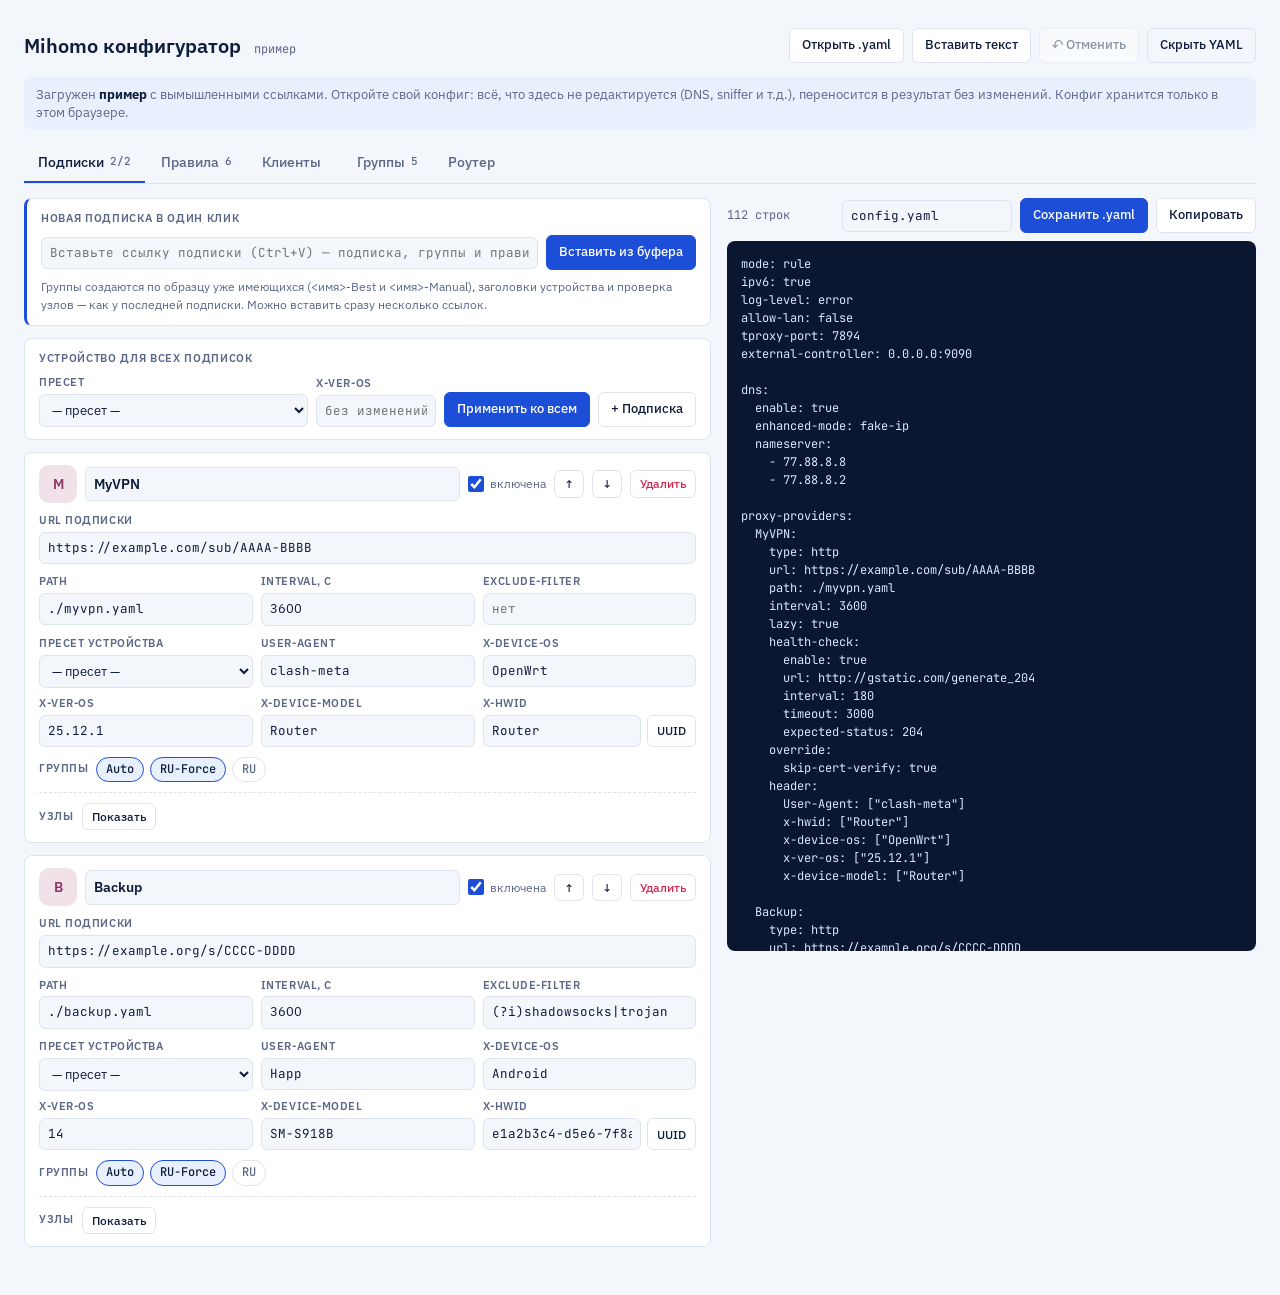
<file: configurator/index.html>
<!doctype html>
<html lang="ru">
<head>
<meta charset="utf-8">
<meta name="viewport" content="width=device-width, initial-scale=1, viewport-fit=cover">
<title>Mihomo Конфигуратор</title>
<link rel="preconnect" href="https://fonts.googleapis.com">
<link rel="stylesheet" href="https://fonts.googleapis.com/css2?family=IBM+Plex+Sans:wght@400;500;600&family=JetBrains+Mono:wght@400;500&display=swap">
<script src="js-yaml.min.js"></script>
<script>window.jsyaml || document.write('<script src="https://cdnjs.cloudflare.com/ajax/libs/js-yaml/4.1.0/js-yaml.min.js"><\/script>')</script>
<style>
/* Layout: tabbed editor (subscriptions / rules / groups) on the left, live YAML + problems on the right; stacks on phones */
:root{
  --bg:#f3f6fb; --panel:#ffffff; --fg:#0f1d3d; --muted:#5b6787; --line:#dde4f0;
  --accent:#1d4ed8; --accent-ink:#ffffff; --soft:#e8f0fe; --warn:#d6294f; --ok:#16a34a;
  --code-bg:#0b1630; --code-fg:#dbe7ff;
  --c-direct:#16a34a; --c-reject:#d6294f;
  --r-s:6px; --r-m:8px; --r-l:10px;
  --c1:#1d4ed8; --c2:#9a6420; --c3:#6b4a8f; --c4:#23808a; --c5:#a03a6c; --c6:#5f6f12;
  --f-ui:"Twemoji Country Flags","IBM Plex Sans",system-ui,-apple-system,"Segoe UI",sans-serif;
  --f-mono:"Twemoji Country Flags","JetBrains Mono",ui-monospace,"SFMono-Regular",Consolas,monospace;
}
/* Windows has no flag emoji: a flags-only font (Twemoji, CC-BY 4.0) next to this file */
@font-face{font-family:"Twemoji Country Flags";src:url(flags.woff2) format("woff2");unicode-range:U+1F1E6-1F1FF,U+1F3F4,U+E0062-E0063,U+E0065,U+E0067,U+E006C,U+E006E,U+E0073-E0074,U+E0077,U+E007F;font-display:swap}
@media (prefers-color-scheme:dark){:root:not([data-theme="light"]){
  --bg:#0a1124; --panel:#111a33; --fg:#e6edf9; --muted:#93a1c0; --line:#22305a;
  --accent:#38bdf8; --accent-ink:#06101f; --soft:#172449; --warn:#ff7a93; --ok:#4ade80;
  --code-bg:#060c1c; --code-fg:#dbe7ff;
  --c-direct:#4ade80; --c-reject:#ff7a93;
  --c1:#38bdf8; --c2:#d9a35a; --c3:#a88bd0; --c4:#5cc0c9; --c5:#d97aa6; --c6:#b5c45a; color-scheme:dark}}
:root[data-theme="dark"]{
  --bg:#0a1124; --panel:#111a33; --fg:#e6edf9; --muted:#93a1c0; --line:#22305a;
  --accent:#38bdf8; --accent-ink:#06101f; --soft:#172449; --warn:#ff7a93; --ok:#4ade80;
  --code-bg:#060c1c; --code-fg:#dbe7ff;
  --c-direct:#4ade80; --c-reject:#ff7a93;
  --c1:#38bdf8; --c2:#d9a35a; --c3:#a88bd0; --c4:#5cc0c9; --c5:#d97aa6; --c6:#b5c45a; color-scheme:dark}
*{box-sizing:border-box}
[hidden]{display:none!important}
body{background:var(--bg);color:var(--fg);font-family:var(--f-ui);font-size:14px;line-height:1.45;padding-inline:16px;padding-block:20px 40px}
.wrap{max-width:1360px;margin:0 auto;display:flex;flex-direction:column;gap:14px}
header{display:flex;flex-wrap:wrap;align-items:center;justify-content:space-between;gap:12px}
h1{font-size:20px;font-weight:600;margin:0;text-wrap:balance}
h1 small{font-family:var(--f-mono);font-weight:400;font-size:12px;color:var(--muted);margin-left:8px}
h2{font-size:15px;font-weight:600;margin:6px 0 0}
.bar{display:flex;flex-wrap:wrap;gap:8px;align-items:center}
button,.btn{font:inherit;font-size:13px;font-weight:500;border:1px solid var(--line);background:var(--panel);color:var(--fg);padding:7px 12px;border-radius:var(--r-s);cursor:pointer;display:inline-flex;align-items:center;gap:6px;text-decoration:none}
button:hover,.btn:hover{border-color:var(--accent)}
button:disabled{opacity:.45;cursor:default;border-color:var(--line)}
button:focus-visible,input:focus-visible,select:focus-visible,textarea:focus-visible,.btn:focus-within,a:focus-visible{outline:2px solid var(--accent);outline-offset:1px}
button.primary{background:var(--accent);color:var(--accent-ink);border-color:var(--accent)}
button.ghost{background:transparent}
button.danger{color:var(--warn)}
button.sm,.btn.sm{padding:4px 9px;font-size:12px}
.btn input{display:none}
.muted{color:var(--muted)}
.small{font-size:12px}
code{font-family:var(--f-mono);font-size:.92em}

.tabs{display:flex;gap:2px;border-bottom:1px solid var(--line);overflow-x:auto}
.tab{border:none;border-bottom:2px solid transparent;border-radius:0;background:transparent;padding:9px 14px;color:var(--muted);font-size:14px}
.tab:hover{border-color:transparent;color:var(--fg)}
.tab[aria-selected="true"]{color:var(--fg);border-bottom-color:var(--accent)}
.tab .n{font-family:var(--f-mono);font-size:11px;color:var(--muted);font-variant-numeric:tabular-nums}

.grid{display:grid;grid-template-columns:minmax(0,1.3fr) minmax(0,1fr);gap:16px;align-items:start}
.grid.noyaml{grid-template-columns:minmax(0,1fr)}
.grid.noyaml .out{display:none}
@media (max-width:960px){.grid{grid-template-columns:minmax(0,1fr)}}
.col{display:flex;flex-direction:column;gap:12px;min-width:0}
.note{font-size:12.5px;color:var(--muted);background:var(--soft);border-radius:var(--r-s);padding:8px 12px}
.note b{color:var(--fg)}
.panel{background:var(--panel);border:1px solid var(--line);border-radius:var(--r-m);padding:12px 14px;display:flex;flex-direction:column;gap:10px;min-width:0}
.lbl{font-size:11px;letter-spacing:.06em;text-transform:uppercase;color:var(--muted);font-weight:600}
.bulk{flex-direction:row;flex-wrap:wrap;align-items:end;gap:8px}
.quick{flex-direction:row;flex-wrap:wrap;align-items:center;gap:8px;border-left:3px solid var(--accent)}
.quick .lbl{width:100%}
.quick #qaUrl{flex:1 1 280px}
.prov.fresh{box-shadow:0 0 0 2px var(--accent);transition:box-shadow .3s}
.bulk .lbl{width:100%}

.prov{background:var(--panel);border:1px solid var(--line);border-radius:var(--r-m);padding:12px 14px;display:flex;flex-direction:column;gap:10px;min-width:0}
.prov.off{opacity:.55}
.prov.off .body{display:none}
.phead{display:flex;flex-wrap:wrap;align-items:center;gap:8px}
.phead .name{flex:1 1 160px;min-width:0}
.switch{display:inline-flex;align-items:center;gap:6px;font-size:12px;color:var(--muted);cursor:pointer;user-select:none}
.switch input{width:16px;height:16px;accent-color:var(--accent);margin:0}
.body{display:flex;flex-direction:column;gap:10px}
.row{display:grid;grid-template-columns:repeat(auto-fit,minmax(140px,1fr));gap:8px}
label.f{display:flex;flex-direction:column;gap:3px;min-width:0}
label.f>span{font-size:11px;letter-spacing:.05em;text-transform:uppercase;color:var(--muted);font-weight:600}
input[type=text],input[type=number],input[type=search],select,textarea{font:inherit;font-size:13px;width:100%;min-width:0;border:1px solid var(--line);background:var(--bg);color:var(--fg);border-radius:var(--r-s);padding:6px 8px}
input.mono,textarea,select.mono{font-family:var(--f-mono);font-size:12.5px}
input.name{font-weight:600;font-size:14px}
.inline{display:flex;gap:6px;min-width:0}
.inline input{flex:1}
.chips{display:flex;flex-wrap:wrap;gap:6px;align-items:center}
.chips .t{font-size:11px;letter-spacing:.05em;text-transform:uppercase;color:var(--muted);font-weight:600;margin-right:2px}
.chip{font-family:var(--f-mono);font-size:12px;padding:3px 9px;border-radius:999px;border:1px solid var(--line);background:transparent;color:var(--muted);cursor:pointer}
.chip.on{background:var(--soft);color:var(--fg);border-color:var(--accent)}
.chips select{width:auto;font-size:12px;padding:3px 6px;border-radius:999px}
.dot{width:8px;height:8px;border-radius:50%;display:inline-block;flex:none}

/* nodes */
.nodes{border-top:1px dashed var(--line);padding-top:10px;display:flex;flex-direction:column;gap:8px}
.nodesum{font-size:12.5px;display:flex;flex-wrap:wrap;gap:4px 10px;font-variant-numeric:tabular-nums}
.nodelist{max-height:300px;overflow:auto;border:1px solid var(--line);border-radius:var(--r-s)}
.node{display:grid;grid-template-columns:minmax(0,1fr) auto;gap:1px 10px;padding:6px 10px;border-bottom:1px solid var(--line);font-size:13px}
.node:last-child{border-bottom:none}
.node.ex{opacity:.45}
.node .nn{min-width:0;overflow:hidden;text-overflow:ellipsis;white-space:nowrap}
.node .srv{font-family:var(--f-mono);font-size:11px;color:var(--muted);min-width:0;overflow:hidden;text-overflow:ellipsis;white-space:nowrap}
.node .proto{font-family:var(--f-mono);font-size:11px;color:var(--muted);text-align:right}
.node .tags{display:flex;gap:4px;flex-wrap:wrap;justify-content:flex-end}
.tag{font-family:var(--f-mono);font-size:10.5px;padding:1px 7px;border-radius:999px;background:var(--soft);color:var(--fg);white-space:nowrap}
.tag.x{color:var(--warn);background:transparent;border:1px solid var(--line)}

/* rules */
.tester .tout{font-size:13px;display:flex;flex-direction:column;gap:4px}
.tester ol{margin:0;padding-left:20px;display:flex;flex-direction:column;gap:3px}
.tester li.maybe{color:var(--muted)}
.tester li.hit{font-weight:500}
.tester ul{margin:2px 0 0;padding-left:18px}
.badge{font-size:11px;font-weight:500;padding:1px 7px;border-radius:999px;background:var(--soft);color:var(--muted);white-space:nowrap}
.rtools{display:flex;flex-wrap:wrap;gap:8px;align-items:center}
.rtools input{flex:1 1 160px;width:auto}
.legend{display:flex;flex-wrap:wrap;gap:6px}
.legend .chip{display:inline-flex;align-items:center;gap:6px}
.legend .ic{width:20px;height:20px;border-radius:5px}.legend .ic svg{width:13px;height:13px}.legend .ic img{width:18px;height:18px}
.rules{display:flex;flex-direction:column;gap:5px}
.rule{display:flex;flex-wrap:wrap;align-items:center;gap:6px;background:var(--panel);border:1px solid var(--line);border-radius:var(--r-s);padding:5px 8px 5px 4px;min-width:0}
.rule.bad{border-color:var(--warn)}
.rule.dead{opacity:.5}
.rule.dragging{box-shadow:0 8px 24px rgba(0,0,0,.22);border-color:var(--accent);position:relative;z-index:3}
.rules.sorting{user-select:none}
.handle{cursor:grab;touch-action:none;border:none;background:transparent;color:var(--muted);padding:6px 6px;font-family:var(--f-mono);letter-spacing:-2px;font-size:13px;line-height:1}
.handle:hover{color:var(--fg)}
.handle.off{cursor:default;opacity:.3}
.rules.sorting .handle{cursor:grabbing}
.idx{font-family:var(--f-mono);font-size:11px;color:var(--muted);width:2.2em;text-align:right;font-variant-numeric:tabular-nums}
.rule .rtype{flex:0 0 152px;width:152px}
.rule .rval{flex:1 1 170px;width:auto}
.rule span.rval{font-size:12.5px;padding:0 8px}
.rule .arrow{color:var(--muted)}
.rule .rtarget{flex:0 0 140px;width:140px;font-weight:500;border-color:var(--tc);background:color-mix(in srgb,var(--tc) 16%,var(--bg))}
.rule .x{padding:4px 9px;color:var(--muted)}
.rule .x:hover{color:var(--warn)}
.rule .issue{width:100%;font-size:12px;color:var(--warn);padding-left:56px}
.rpgrid,.ggrid{display:grid;grid-template-columns:repeat(auto-fill,minmax(300px,1fr));gap:12px}

/* groups */
.ghead{display:flex;flex-wrap:wrap;align-items:center;gap:8px}
.ghead .name{flex:1 1 140px;width:auto}
.ghead select{flex:0 0 130px;width:130px}
.gmeta{font-size:12px;color:var(--muted);font-variant-numeric:tabular-nums}
.member{display:inline-flex;align-items:center;border:1px solid var(--line);border-radius:999px;overflow:hidden}
.member button{border:none;border-radius:0;background:transparent;padding:3px 8px;font-family:var(--f-mono);font-size:12px;color:var(--fg)}
.member button+button{padding:3px 7px 3px 2px;color:var(--muted)}
.member.first{border-color:var(--accent);background:var(--soft)}
.member.bad{border-color:var(--warn)}
.member.bad button{color:var(--warn)}
.gnodes{display:flex;flex-wrap:wrap;gap:4px}
.gfoot{display:flex;gap:6px;justify-content:flex-end}

/* icons */
.ic{width:30px;height:30px;border-radius:var(--r-m);display:inline-grid;place-items:center;flex:none;padding:0;border:none;
  background:color-mix(in srgb,var(--tc,var(--accent)) 15%,var(--panel));color:color-mix(in srgb,var(--tc,var(--accent)) 85%,var(--fg));overflow:hidden}
.ic svg{width:18px;height:18px}
.ic img{width:26px;height:26px;object-fit:contain}
.ic.lt{--tc:var(--lc);font-weight:600;font-size:12px;letter-spacing:-.02em;font-family:var(--f-ui)}
.ic .em{font-size:17px;line-height:1}
button.ic{cursor:pointer}
button.ic:hover{box-shadow:0 0 0 2px var(--accent);border-color:transparent}
.ic.lg{width:38px;height:38px;border-radius:var(--r-l)}
.ic.lg svg{width:22px;height:22px}.ic.lg img{width:32px;height:32px}.ic.lg.lt{font-size:14px}
#iconDlg{width:min(760px,calc(100vw - 32px))}
#iconDlg .tabs{margin:8px 0}
.icgrid{display:grid;grid-template-columns:repeat(auto-fill,minmax(76px,1fr));gap:6px;max-height:52vh;overflow:auto;padding:2px}
.icgrid button{flex-direction:column;gap:4px;padding:8px 4px;font-size:10.5px;font-weight:400;color:var(--muted);min-width:0}
.icgrid button span.cap{max-width:100%;overflow:hidden;text-overflow:ellipsis;white-space:nowrap}
.icgrid img{width:36px;height:36px;object-fit:contain}
.icgrid svg{width:24px;height:24px;color:var(--fg)}

/* clients */
.seg{display:inline-flex;flex-wrap:wrap;border:1px solid var(--line);border-radius:var(--r-m);overflow:hidden;background:var(--bg)}
.seg button{border:none;border-radius:0;background:transparent;padding:6px 12px;color:var(--muted)}
.seg button+button{border-left:1px solid var(--line)}
.seg button[aria-pressed="true"]{background:var(--accent);color:var(--accent-ink)}
.client .ipin{flex:0 1 170px;width:170px}
.cstat{font-size:12.5px;color:var(--muted);display:flex;flex-wrap:wrap;gap:6px 10px;align-items:center}
.cstat.warn{color:var(--warn)}
.copt{display:flex;flex-wrap:wrap;gap:8px;align-items:center;font-size:13px}
.copt select{width:auto}

/* router */
.dl{font-family:var(--f-mono);font-size:11px;white-space:nowrap;font-variant-numeric:tabular-nums}
.dl.good{color:var(--ok)}.dl.mid{color:var(--c2)}.dl.bad{color:var(--warn)}
.live{font-size:12.5px;display:flex;flex-wrap:wrap;gap:6px 12px;align-items:center;background:var(--soft);border-radius:var(--r-s);padding:6px 10px}
.live select{width:auto;max-width:100%;min-width:0}
.tab .ok{color:var(--ok)}

/* host bar (LuCI / panel) */
.hostbar{display:flex;flex-wrap:wrap;gap:8px;align-items:center;background:var(--panel);border:1px solid var(--line);border-radius:var(--r-m);padding:8px 10px}
.hostbar .src{font-size:12px;color:var(--muted);font-weight:600;letter-spacing:.04em;text-transform:uppercase}
.hostbar select{width:auto;max-width:100%;min-width:0;flex:0 1 260px}
.hostbar .dirty{font-size:12.5px;color:var(--warn)}
.hostbar .clean{font-size:12.5px;color:var(--ok)}
.hostbar .grow{flex:1 1 auto}
.hostres{font-size:12.5px;white-space:pre-wrap;font-family:var(--f-mono);max-height:180px;overflow:auto}

/* output */
.out{position:sticky;top:calc(env(safe-area-inset-top,0px) + 12px);display:flex;flex-direction:column;gap:8px;min-width:0}
.outhead{display:flex;flex-wrap:wrap;align-items:center;justify-content:space-between;gap:8px}
.outhead .meta{font-family:var(--f-mono);font-size:12px;color:var(--muted);font-variant-numeric:tabular-nums}
.fname{width:170px!important}
.problems{font-size:12.5px;color:var(--warn);background:color-mix(in srgb,var(--warn) 9%,var(--panel));border:1px solid color-mix(in srgb,var(--warn) 35%,var(--line));border-radius:var(--r-s);padding:8px 12px;max-height:150px;overflow:auto}
.problems ul{margin:0;padding-left:18px}
pre#yaml{margin:0;background:var(--code-bg);color:var(--code-fg);font-family:var(--f-mono);font-size:12px;line-height:1.5;border-radius:var(--r-m);padding:14px;overflow:auto;max-height:calc(100vh - 190px);white-space:pre;tab-size:2}
#toast{position:fixed;left:50%;transform:translateX(-50%);bottom:calc(20px + env(safe-area-inset-bottom,0px));z-index:60;background:var(--panel);border:1px solid var(--line);box-shadow:0 6px 24px rgba(0,0,0,.18);border-radius:999px;padding:8px 16px;max-width:calc(100vw - 32px);font-size:13px;color:var(--ok);text-align:center}
#toast.err{color:var(--warn)}
#toast:empty{display:none}
.row3{display:grid;grid-template-columns:repeat(3,minmax(0,1fr));gap:8px}
@media (max-width:620px){.row3{grid-template-columns:minmax(0,1fr)}}
.err{font-size:12.5px;color:var(--warn)}
dialog{border:1px solid var(--line);border-radius:var(--r-l);background:var(--panel);color:var(--fg);width:min(720px,calc(100vw - 32px));padding:16px}
dialog::backdrop{background:rgba(0,0,0,.45)}
dialog textarea{height:50vh;resize:vertical}
dialog .bar{margin-top:10px;justify-content:flex-end}
/* mobile nav */
.mnav{display:none;position:fixed;left:0;right:0;bottom:0;z-index:40;background:var(--panel);border-top:1px solid var(--line);grid-template-columns:repeat(6,minmax(0,1fr));gap:2px;padding:4px 4px calc(4px + env(safe-area-inset-bottom,0px))}
.mnav button{flex-direction:column;justify-content:center;gap:2px;border:none;background:transparent;padding:6px 0;font-size:10.5px;font-weight:500;color:var(--muted);min-height:54px;position:relative;border-radius:var(--r-l);min-width:0}
.mnav button:hover{border:none}
.mnav button svg{width:22px;height:22px}
.mnav button[aria-selected="true"]{color:var(--accent);background:var(--soft)}
.mnav .b{position:absolute;top:3px;left:calc(50% + 6px);min-width:16px;height:16px;border-radius:var(--r-m);background:var(--warn);color:var(--panel);font-size:10px;line-height:16px;padding:0 4px;font-variant-numeric:tabular-nums}
.mnav .b.ok{background:var(--ok);min-width:8px;width:8px;height:8px;padding:0;top:8px}
@media (max-width:720px){
  body{padding-block:12px calc(80px + env(safe-area-inset-bottom,0px))}
  .wrap{gap:12px}
  .tabs{display:none}
  .mnav{display:grid}
  #toast{bottom:calc(76px + env(safe-area-inset-bottom,0px))}
  header{gap:8px}
  h1{font-size:17px;min-width:0;max-width:100%}
  h1 small{display:block;margin:2px 0 0;overflow:hidden;text-overflow:ellipsis;white-space:nowrap}
  header .bar{width:100%;display:grid;grid-template-columns:repeat(3,minmax(0,1fr));gap:6px}
  header .bar>*{justify-content:center;padding:6px 4px;font-size:13px;white-space:nowrap;overflow:hidden}
  #yamlToggle{display:none}
  .grid,.grid.noyaml{grid-template-columns:minmax(0,1fr)}
  .grid .out,.grid.noyaml .out{display:none;position:static}
  body.m-yaml .grid .out{display:flex}
  body.m-yaml #main{display:none}
  pre#yaml{max-height:none;font-size:11.5px}
  .outhead .bar{width:100%}
  .fname{flex:1 1 100%;width:100%!important}
  input[type=text],input[type=number],input[type=search],input[type=password],select,textarea{font-size:16px;padding:8px 10px}
  button,.btn{min-height:42px}
  button.sm,.btn.sm{min-height:36px}
  .chip{padding:6px 11px}
  .member button{padding:7px 9px}
  .row,.row3{grid-template-columns:minmax(0,1fr)!important}
  .panel,.prov{padding:12px}
  .rule{display:grid;grid-template-columns:30px 30px minmax(0,1fr) auto auto;grid-template-areas:"n ic ty ty x" "h va va va va" "h tg tg nr nr" "is is is is is";gap:6px;padding:8px 8px 8px 4px}
  .rule .idx{grid-area:n;width:auto;text-align:center;align-self:center}
  .rule .handle{grid-area:h;align-self:stretch;font-size:16px;min-height:44px}
  .rule .ic{grid-area:ic}
  .rule .rtype{grid-area:ty;width:100%;flex:none}
  .rule .rval{grid-area:va;width:100%;flex:none}
  .rule span.rval{align-self:center}
  .rule .arrow{display:none}
  .rule .rtarget{grid-area:tg;width:100%;flex:none}
  .rule .switch{grid-area:nr}
  .rule .x{grid-area:x;min-height:40px;min-width:40px;justify-content:center}
  .rule .issue{grid-area:is;padding-left:4px}
  .rtools input{flex:1 1 100%}
  .ghead select{flex:1 1 100%;width:100%}
  .client .ipin{flex:1 1 100%;width:100%}
  .seg{display:flex;width:100%}
  .seg button{flex:1 1 0;padding:8px 4px;font-size:13px}
  .node{padding:8px 10px}
  .live{padding:8px 10px}
  .live select{flex:1 1 100%}
  dialog,#iconDlg{width:100vw;max-width:100vw;height:100dvh;max-height:100dvh;margin:0;border:none;border-radius:0;padding:16px 16px calc(16px + env(safe-area-inset-bottom,0px))}
  dialog textarea{height:58vh}
  .icgrid{grid-template-columns:repeat(auto-fill,minmax(68px,1fr));max-height:calc(100dvh - 300px)}
}
@media (max-width:560px){.rule .rtype,.rule .rtarget{flex:1 1 120px;width:auto}.rule .issue{padding-left:8px}}
@media (prefers-reduced-motion:reduce){*{transition:none!important}}
html.hosted,html.hosted body{background:transparent}
html.hosted body{padding-block:4px 24px;padding-inline:2px}
</style>
</head>
<body>

<div class="wrap">
  <header>
    <h1>Mihomo конфигуратор <small id="srcname">пример</small></h1>
    <div class="bar">
      <label class="btn">Открыть .yaml<input type="file" id="file" accept=".yaml,.yml,.txt"></label>
      <button id="pasteBtn">Вставить текст</button>
      <button id="undoBtn" disabled title="Отменить последнее действие">↶ Отменить</button>
      <button id="yamlToggle" class="ghost">Скрыть YAML</button>
    </div>
  </header>

  <div class="hostbar" id="hostbar" hidden></div>
  <div class="note" id="hint">Загружен <b>пример</b> с вымышленными ссылками. Откройте свой конфиг: всё, что здесь не редактируется (DNS, sniffer и т.д.), переносится в результат без изменений. Конфиг хранится только в этом браузере.</div>

  <div class="tabs" role="tablist">
    <button class="tab" role="tab" data-tab="subs" id="tab-subs">Подписки <span class="n" id="cnt-subs"></span></button>
    <button class="tab" role="tab" data-tab="rules" id="tab-rules">Правила <span class="n" id="cnt-rules"></span></button>
    <button class="tab" role="tab" data-tab="clients" id="tab-clients">Клиенты <span class="n" id="cnt-clients"></span></button>
    <button class="tab" role="tab" data-tab="groups" id="tab-groups">Группы <span class="n" id="cnt-groups"></span></button>
    <button class="tab" role="tab" data-tab="router" id="tab-router">Роутер <span class="n" id="cnt-router"></span></button>
  </div>

  <div class="grid" id="grid">
    <div class="col" id="main"></div>

    <div class="out">
      <div class="outhead">
        <div class="meta" id="meta"></div>
        <div class="bar">
          <input type="text" id="fname" class="mono fname" value="config.yaml" aria-label="Имя файла" spellcheck="false">
          <button id="applyBtn" class="primary" hidden title="Применить конфиг на роутере через API mihomo">На роутер</button>
          <button id="saveBtn" class="primary">Сохранить .yaml</button>
          <button id="copyBtn">Копировать</button>
        </div>
      </div>
      <div class="problems" id="problems" hidden></div>
      <pre id="yaml" tabindex="0"></pre>
    </div>
  </div>
</div>

<div id="toast" class="toast" aria-live="polite"></div>
<nav class="mnav" id="mnav" aria-label="Разделы"></nav>

<dialog id="pasteDlg">
  <label class="f"><span id="pasteTitle">Вставьте содержимое config.yaml</span><textarea id="pasteTa" spellcheck="false"></textarea><input type="text" id="newName" class="mono" hidden spellcheck="false"></label>
  <div class="err" id="pasteErr"></div>
  <div class="bar"><button id="pasteCancel" class="ghost">Отмена</button><button id="pasteOk" class="primary">Загрузить</button></div>
</dialog>

<dialog id="iconDlg">
  <div class="bar" style="justify-content:space-between"><b id="icTitle">Иконка</b><button class="ghost sm" id="icClose" aria-label="Закрыть">✕</button></div>
  <div class="tabs" role="tablist">
    <button class="tab" data-ictab="own" id="ict-own">Значки</button>
    <button class="tab" data-ictab="qure" id="ict-qure">Qure</button>
    <button class="tab" data-ictab="url" id="ict-url">Своя ссылка</button>
  </div>
  <div class="col">
    <input type="search" id="icSearch" placeholder="Поиск: youtube, telegram, russia…" aria-label="Поиск иконки">
    <div class="icgrid" id="icGrid"></div>
    <div class="inline" id="icUrlRow" hidden><input type="text" id="icUrlIn" class="mono" placeholder="https://…/icon.png" spellcheck="false"><button id="icUrlOk" class="primary">Применить</button></div>
    <div class="note small" id="icNote"></div>
    <div class="bar"><button id="icAuto">Сбросить на авто</button></div>
  </div>
</dialog>

<script>
const SAMPLE = `mode: rule
ipv6: true
log-level: error
allow-lan: false
tproxy-port: 7894
external-controller: 0.0.0.0:9090
dns:
  enable: true
  enhanced-mode: fake-ip
  nameserver: [77.88.8.8, 77.88.8.2]
proxy-providers:
  MyVPN:
    type: http
    url: "https://example.com/sub/AAAA-BBBB"
    path: ./myvpn.yaml
    interval: 3600
    lazy: true
    health-check: {enable: true, url: http://gstatic.com/generate_204, interval: 180, timeout: 3000, expected-status: 204}
    override: {skip-cert-verify: true}
    header:
      User-Agent: ["clash-meta"]
      x-hwid: ["Router"]
      x-device-os: ["OpenWrt"]
      x-ver-os: ["25.12.1"]
      x-device-model: ["Router"]
  Backup:
    type: http
    url: "https://example.org/s/CCCC-DDDD"
    path: ./backup.yaml
    interval: 3600
    lazy: true
    health-check: {enable: true, url: http://gstatic.com/generate_204, interval: 180, timeout: 3000, expected-status: 204}
    override: {skip-cert-verify: true}
    exclude-filter: "(?i)shadowsocks|trojan"
    header:
      User-Agent: ["Happ"]
      x-hwid: ["e1a2b3c4-d5e6-7f8a-9b0c-1d2e3f4a5b6c"]
      x-device-os: ["Android"]
      x-ver-os: ["14"]
      x-device-model: ["SM-S918B"]
proxy-groups:
  - {name: Mode, type: select, proxies: [Auto, RU-Force]}
  - {name: Auto, type: url-test, interval: 30, url: http://gstatic.com/generate_204, use: [MyVPN, Backup], exclude-filter: "(?i)🇷🇺|Russia|Россия"}
  - {name: RU-Force, type: url-test, interval: 30, url: http://gstatic.com/generate_204, use: [MyVPN, Backup], filter: "(?i)🇷🇺|Russia|Россия"}
  - {name: PROXY, type: select, proxies: [Auto, RU-Force]}
  - {name: RU, type: fallback, interval: 30, url: http://gstatic.com/generate_204, proxies: [RU-Force, Mode]}
rule-providers:
  youtube:
    behavior: classical
    type: http
    url: "https://raw.githubusercontent.com/blackmatrix7/ios_rule_script/master/rule/Clash/YouTube/YouTube.yaml"
    interval: 86400
    proxy: PROXY
    path: ./ruleset/youtube.yaml
  russia-inside:
    behavior: classical
    type: http
    url: "https://raw.githubusercontent.com/itdoginfo/allow-domains/main/Russia/inside-clashx.lst"
    interval: 86400
    proxy: PROXY
    path: ./ruleset/russia-inside.yaml
rules:
  - DOMAIN-SUFFIX,okcdn.ru,DIRECT
  - RULE-SET,youtube,PROXY
  - RULE-SET,russia-inside,RU
  - DOMAIN-SUFFIX,ru,RU
  - GEOIP,RU,RU,no-resolve
  - MATCH,Mode
`;

const PRESETS = {
  router:  {label:"Роутер · OpenWrt (clash-meta)", ua:"clash-meta", hwid:"Router", os:"OpenWrt", ver:"25.12.1", model:"Router"},
  android: {label:"Android · Happ", ua:"Happ", hwid:"@uuid", os:"Android", ver:"14", model:"SM-S918B"},
  ios:     {label:"iPhone · Happ", ua:"Happ", hwid:"@uuid", os:"iOS", ver:"18.5", model:"iPhone16,2"},
  windows: {label:"Windows · clash-verge", ua:"clash-verge/v2.2.3", hwid:"@uuid", os:"Windows", ver:"11", model:"PC"},
};
const HKEYS = [["ua","User-Agent"],["hwid","x-hwid"],["os","x-device-os"],["ver","x-ver-os"],["model","x-device-model"]];
const RULE_TYPES = ["DOMAIN","DOMAIN-SUFFIX","DOMAIN-KEYWORD","DOMAIN-REGEX","GEOSITE","GEOIP","IP-CIDR","IP-CIDR6","IP-ASN","SRC-IP-CIDR","DST-PORT","SRC-PORT","IN-PORT","NETWORK","PROCESS-NAME","PROCESS-PATH","RULE-SET","AND","OR","NOT","MATCH"];
const NO_RESOLVE = new Set(["GEOIP","IP-CIDR","IP-CIDR6","IP-ASN","RULE-SET"]);
const HINTS = {"DOMAIN":"example.com","DOMAIN-SUFFIX":"example.com","DOMAIN-KEYWORD":"google","DOMAIN-REGEX":"^.*\\.example\\.com$","GEOSITE":"category-ads-all","GEOIP":"RU","IP-CIDR":"10.0.0.0/8","IP-CIDR6":"2001:db8::/32","IP-ASN":"13335","SRC-IP-CIDR":"192.168.1.0/24","DST-PORT":"443","SRC-PORT":"7777","IN-PORT":"7890","NETWORK":"udp","PROCESS-NAME":"telegram","PROCESS-PATH":"/usr/bin/curl","AND":"((DOMAIN,a.com),(NETWORK,UDP))","OR":"((DOMAIN,a.com),(DOMAIN,b.com))","NOT":"((DOMAIN,a.com))"};
const BUILTIN = ["DIRECT","REJECT","REJECT-DROP","PASS"];
const GTYPES = ["select","url-test","fallback","load-balance","relay"];
const GTYPE_RU = {"select":"ручной выбор","url-test":"самый быстрый","fallback":"первый живой","load-balance":"балансировка","relay":"цепочка"};
const STORE = "mihomo-cfg-v1", STORE_NODES = "mihomo-nodes-v1", STORE_UI = "mihomo-ui-v1";

/* ---------- icons ---------- */
const SVG = {
  globe:'<circle cx="12" cy="12" r="9"/><path d="M3 12h18M12 3a14 14 0 0 1 0 18M12 3a14 14 0 0 0 0 18"/>',
  list:'<path d="M9 6h11M9 12h11M9 18h11"/><circle cx="4.5" cy="6" r="1"/><circle cx="4.5" cy="12" r="1"/><circle cx="4.5" cy="18" r="1"/>',
  pin:'<path d="M12 21s-6.5-5.6-6.5-11a6.5 6.5 0 0 1 13 0c0 5.4-6.5 11-6.5 11z"/><circle cx="12" cy="10" r="2.3"/>',
  net:'<rect x="3" y="4" width="18" height="6" rx="1.5"/><rect x="3" y="14" width="18" height="6" rx="1.5"/><path d="M7 7h.01M7 17h.01M11 7h.01M11 17h.01"/>',
  cpu:'<rect x="7" y="7" width="10" height="10" rx="1.5"/><path d="M10 3v4M14 3v4M10 17v4M14 17v4M3 10h4M3 14h4M17 10h4M17 14h4"/>',
  port:'<path d="M9 3v5M15 3v5M6.5 8h11v3.5a5.5 5.5 0 0 1-11 0zM12 17v4"/>',
  asterisk:'<path d="M12 4v16M5.1 8l13.8 8M18.9 8 5.1 16"/>',
  logic:'<circle cx="9" cy="12" r="5.5"/><circle cx="15" cy="12" r="5.5"/>',
  play:'<rect x="2.5" y="5" width="19" height="14" rx="4"/><path d="m10 9 5 3-5 3z"/>',
  video:'<rect x="3" y="6" width="13" height="12" rx="2"/><path d="m16 10 5-3v10l-5-3z"/>',
  chat:'<path d="M4 5h16v11H10l-6 4z"/>',
  send:'<path d="M21 4 3 11l6.5 2.5L12 20l3-5.5zM9.5 13.5 21 4"/>',
  music:'<path d="M9 18V5.5l11-2V16"/><circle cx="6" cy="18" r="3"/><circle cx="17" cy="16" r="3"/>',
  game:'<rect x="2" y="7" width="20" height="10" rx="5"/><path d="M7 10v4M5 12h4"/><circle cx="15.5" cy="11" r=".8"/><circle cx="18" cy="13" r=".8"/>',
  ban:'<circle cx="12" cy="12" r="9"/><path d="m5.6 5.6 12.8 12.8"/>',
  shield:'<path d="M12 3 20 6v6c0 5-3.5 8-8 9-4.5-1-8-4-8-9V6z"/><path d="m8.5 12 2.5 2.5 4.5-5"/>',
  bolt:'<path d="M13 2 4 14h7l-1 8 9-12h-7z"/>',
  server:'<rect x="3" y="4" width="18" height="7" rx="1.5"/><rect x="3" y="13" width="18" height="7" rx="1.5"/><path d="M7 7.5h.01M7 16.5h.01"/>',
  home:'<path d="M3 11 12 4l9 7v9h-6v-6H9v6H3z"/>',
  arrow:'<path d="M4 12h15M13 6l6 6-6 6"/>',
  mail:'<rect x="3" y="5" width="18" height="14" rx="2"/><path d="m3 7 9 6 9-6"/>',
  cloud:'<path d="M7 18h10a4 4 0 0 0 .6-7.95A6 6 0 0 0 6.1 9.6 4.2 4.2 0 0 0 7 18z"/>',
  code:'<path d="m8 7-5 5 5 5M16 7l5 5-5 5"/>',
  ai:'<path d="M12 3l1.8 5.2L19 10l-5.2 1.8L12 17l-1.8-5.2L5 10l5.2-1.8zM18.5 15.5l.8 2.2 2.2.8-2.2.8-.8 2.2-.8-2.2-2.2-.8 2.2-.8z"/>',
  cart:'<path d="M3 4h2l2.5 11h10L20 7H6.4"/><circle cx="9" cy="19.5" r="1.5"/><circle cx="17" cy="19.5" r="1.5"/>',
  bank:'<path d="M3 10 12 4l9 6M5 10v8M10 10v8M14 10v8M19 10v8M3 20.5h18"/>',
  download:'<path d="M12 3v12M7 10l5 5 5-5M4 20.5h16"/>',
  lock:'<rect x="5" y="11" width="14" height="10" rx="2"/><path d="M8 11V7.5a4 4 0 0 1 8 0V11"/>',
  star:'<path d="m12 3 2.8 5.8 6.2.9-4.5 4.4 1 6.2-5.5-3-5.5 3 1-6.2L3 9.7l6.2-.9z"/>',
  tv:'<rect x="3" y="5" width="18" height="12" rx="2"/><path d="M8 21h8M12 17v4"/>',
  phone:'<rect x="7" y="2.5" width="10" height="19" rx="2.5"/><path d="M11 18.5h2"/>',
  rocket:'<path d="M9.5 15 6 11.5C7.2 7 11 3.5 20 3.5 20 12.5 16.5 16.3 12 17.5zM6.8 14.8C5 16 4 20 4 20s4-1 5.2-2.8"/><circle cx="14.5" cy="9" r="1.6"/>',
  gauge:'<path d="M3.5 18a8.5 8.5 0 1 1 17 0"/><path d="m12 18 4.5-6"/>',
  stack:'<path d="m12 3 9 5-9 5-9-5z"/><path d="m3 13 9 5 9-5"/>',
  scale:'<path d="M12 4v16M6 7h12M8 20h8"/><path d="m6 7-3 6.5h6zM18 7l-3 6.5h6z"/>',
  link:'<path d="M10 14a4 4 0 0 0 5.7 0l3.1-3.1a4 4 0 0 0-5.7-5.7l-1.2 1.2M14 10a4 4 0 0 0-5.7 0l-3.1 3.1a4 4 0 0 0 5.7 5.7l1.2-1.2"/>',
  pointer:'<path d="M5 3l14 7-6.2 1.8L10.5 18z"/><path d="m13 12 5 6"/>',
  wifi:'<path d="M2.5 9a14 14 0 0 1 19 0M5.5 12.5a9.5 9.5 0 0 1 13 0M8.8 16a5 5 0 0 1 6.4 0"/><circle cx="12" cy="19.5" r="1"/>',
  news:'<path d="M4 5h12v14H6a2 2 0 0 1-2-2zM16 8h4v9a2 2 0 0 1-2 2M7.5 9h5M7.5 12.5h5M7.5 16h3"/>',
  book:'<path d="M4 5.5A2.5 2.5 0 0 1 6.5 3H20v15H6.5A2.5 2.5 0 0 0 4 20.5zM4 20.5A2.5 2.5 0 0 0 6.5 23H20"/>',
  heart:'<path d="M12 20s-7.5-4.6-7.5-10.3A4.2 4.2 0 0 1 12 7.2a4.2 4.2 0 0 1 7.5 2.5C19.5 15.4 12 20 12 20z"/>',
  car:'<path d="M5 16V11.5L7 6.5h10l2 5V16M3 16h18v2.5H3z"/><circle cx="7.5" cy="16" r="1.6"/><circle cx="16.5" cy="16" r="1.6"/>',
  question:'<circle cx="12" cy="12" r="9"/><path d="M9.6 9.3a2.5 2.5 0 1 1 3.5 2.3c-.7.3-1.1.9-1.1 1.6v.6M12 17h.01"/>',
  flagru:null,
};
const SVG_RU = {flagru:'<svg viewBox="0 0 24 24" aria-hidden="true"><rect x="2.5" y="5" width="19" height="14" rx="2" fill="#fff" stroke="currentColor" stroke-opacity=".35"/><rect x="2.5" y="9.67" width="19" height="4.67" fill="#1c57a5"/><path d="M2.5 14.33h19V17a2 2 0 0 1-2 2h-15a2 2 0 0 1-2-2z" fill="#d52b1e"/></svg>'};
const SVG_RU_LABEL = {globe:"сайт",list:"список",pin:"гео",net:"сеть",cpu:"процесс",port:"порт",asterisk:"всё",logic:"логика",play:"видео",video:"камера",chat:"чат",send:"мессенджер",music:"музыка",game:"игры",ban:"блок",shield:"защита",bolt:"скорость",server:"сервер",home:"дом",arrow:"напрямую",mail:"почта",cloud:"облако",code:"код",ai:"ИИ",cart:"магазин",bank:"банк",download:"загрузки",lock:"замок",star:"звезда",tv:"ТВ",phone:"телефон",rocket:"ракета",gauge:"пинг",stack:"резерв",scale:"баланс",link:"цепочка",pointer:"выбор",wifi:"wi-fi",news:"новости",book:"книги",heart:"сердце",car:"авто",question:"?",flagru:"Россия"};
const svgIcon = k => k==="flagru" ? SVG_RU.flagru : `<svg viewBox="0 0 24 24" fill="none" stroke="currentColor" stroke-width="1.8" stroke-linecap="round" stroke-linejoin="round" aria-hidden="true">${SVG[k]||SVG.globe}</svg>`;
const QURE_BASE = "https://fastly.jsdelivr.net/gh/Koolson/Qure@master/IconSet/Color/";
const QURE = "5iTV|AGA|AI|AIA|AR|AU|AbemaTV|AdBlack|AdWhite|Advertising|AfreecaTV|Africa_Map|Airport|Alibaba|All4|Amazon|Amazon_1|America_Map|AmyTelecom|AmyTelecom_1|Apeach|App_Store|Apple|Apple_1|Apple_2|Apple_Fitness+|Apple_Fitness+_Letter|Apple_Fitness|Apple_Music|Apple_News|Apple_TV|Apple_TV_Plus|Apple_Update|Area|Argentina|Asia_Map|Australia|Auto|Available|Available_1|Azure|BBC_iPlayer|BBC_iPlayer_1|BBC_iPlayer_2|BGP|BR|Back|Bahamut|Bamboo|Blackhole|Blinkload|Blinkload_1|Bookpedia|BosLife|BosLife_1|Bot|Brazil|Brown|Bypass|CA|CC|CN|Canada|Cat|Catnet|Cellular|ChatGPT|China|China_Map|Cloudflare|Clubhouse|Clubhouse_1|Clubhouse_2|Copilot|CreamData|Cryptocurrency|Cryptocurrency_1|Cryptocurrency_2|Cryptocurrency_3|Cydia|DAZN|DAZN_1|DAZN_2|DE|Daily|Dinosaur|Direct|Discord|Disney+|Disney+_1|Disney+_2|Disney|Domestic|DomesticMedia|Download|Drill|EG|ESPN+|ESPN+_1|ESPN+_2|EU|Egypt|Emby|Epic_Games|Europe_Map|European_Union|FI|FOX|FR|Facebook|Filter|Final|Final_1|Find_My|Finland|Flamingo|ForeignMedia|France|Fries|Frog|GIA|Game|Germany|GitHub|GitHub_Letter|Global|Gmail|Google|Google_Drive|Google_Opinion_Rewards|Google_Search|HBO|HBO_1|HBO_2|HBO_GO|HBO_GO_1|HBO_GO_2|HBO_Max|HC|HK|HKMTMedia|Heart|Hijacking|Hong_Kong|Hulu|Hulu_1|IEPL|IN|IPLC|ITV|ITV_1|ITV_2|India|Infuse|Infuse_7|Ingress|Instagram|JOOX|JP|Japan|KKBOX|KKTV|KR|Kakao|Korea|LA|LA_Map|LOL|Lab|Lambda|League_of_Legends|LiTV|Line|LineTV|LinkCube|Linkedin|Lock|Loop|Luffy|MO|MY|Macao|Magic|Mail|Malaysia|Media|Mickey|Microsoft|Mouse|Music_Enhance|My5|NBA|NBC|Naiko|Netease_Music|Netease_Music_Unlock|Netflix|Netflix_Letter|Nfcloud|Ninja|Nintendo|Notion|Null_Nation|Oceania_Map|OneDrive|Ox|PBS|PH|Panda|Pandora|Paramount|PayPal|Peacock|Peacock_1|Peacock_2|Philippines|Pig|Pirate_Nation|PlayStation|PlayStation_1|PostBox|PostBox_1|Prime_Video|Prime_Video_1|Prime_Video_2|Proxy|Puzzle|QQ|Quantumult_X|Qure|RU|Rainbow|Rainbow_1|Reject|Renzhe|Ring|Rocket|Round_Robin|Round_Robin_1|Russia|Ryan|SG|SSID|SSID_1|SSL|STARZ|Scholar|Server|Singapore|Siri|Sling_TV|Spark|Speedtest|Spotify|Stack|Star+|Star|Star_1|Star_2|Static|Static_1|Steam|Streaming!CN|Streaming|StreamingCN|StreamingSE|TAG|TH|TIDAL|TIDAL_1|TIDAL_2|TR|TVB|TW|Taiwan|Taobao|Telegram|Telegram_X|TestFlight|TestFlight_1|TestFlight_2|Thailand|TikTok|TikTok_1|TikTok_2|Tubi|Turkey|Twitch|Twitter|UA|UK|ULB|ULB_1|UN|US|Ukraine|United_Kingdom|United_Nations|United_States|United_States_Map|Unlock|VIP|Vimeo|Viu|ViuTV|Want_Want|Want_Want_1|WeChat|WeTV|WeTV_Letter|Weibo|WiFi|Windows|Windows_11|World_Map|X|Xbox|Yahoo|Yahoo_1|YouTube|YouTube_Letter|YouTube_Music|bilibili|bilibili_1|bilibili_2|bilibili_3|bilibili_4|deezer|deezer_1|deezer_2|discovery+|encoreTVB|friDay|fuboTV|iCloud|iQIYI&bilibili|iQIYI|iQIYI_1|myTV_SUPER|niconico|niconico_1|niconico_2|nowe|ssLinks".split("|");
const qureUrl = n => QURE_BASE + n + ".png";
const AUTO = [
  [/youtube/,"YouTube","play"],[/telegram|^tg$/,"Telegram","send"],[/discord/,"Discord","chat"],[/whatsapp/,null,"chat"],
  [/instagram/,"Instagram","star"],[/facebook|meta/,"Facebook","chat"],[/twitter|^x\.com/,"Twitter","chat"],[/tiktok/,"TikTok","music"],
  [/netflix/,"Netflix","tv"],[/spotify/,"Spotify","music"],[/twitch/,"Twitch","video"],[/steam/,"Steam","game"],[/epic/,"Epic_Games","game"],
  [/playstation|psn/,"PlayStation","game"],[/xbox/,"Xbox","game"],[/nintendo/,"Nintendo","game"],[/github/,"GitHub","code"],
  [/gmail/,"Gmail","mail"],[/google/,"Google","globe"],[/icloud/,"iCloud","cloud"],[/apple/,"Apple","phone"],
  [/onedrive/,"OneDrive","cloud"],[/microsoft|windows|bing/,"Microsoft","server"],[/openai|chatgpt/,"ChatGPT","ai"],[/copilot/,"Copilot","ai"],
  [/anthropic|claude|gemini|perplexity|(^|[^a-z])ai([^a-z]|$)/,null,"ai"],[/cloudflare/,"Cloudflare","cloud"],[/speedtest|ookla/,"Speedtest","bolt"],
  [/(^|[^a-z])(ads|adblock|reklama)([^a-z]|$)|advertising|category-ads|adguard/,"Advertising","ban"],[/paypal/,"PayPal","bank"],
  [/amazon/,"Amazon","cart"],[/linkedin/,"Linkedin","chat"],[/notion/,"Notion","book"],[/torrent|tracker/,null,"download"],
  [/whitelist|allow/,null,"shield"],[/block|reject|ban/,null,"ban"],[/russia|^ru$|(^|-)ru($|-)|росс/,"Russia","flagru"],
];
const TYPE_ICON = {"DOMAIN":"globe","DOMAIN-SUFFIX":"globe","DOMAIN-KEYWORD":"globe","DOMAIN-REGEX":"code","GEOSITE":"pin","GEOIP":"pin","IP-CIDR":"net","IP-CIDR6":"net","IP-ASN":"net","SRC-IP-CIDR":"net","DST-PORT":"port","SRC-PORT":"port","IN-PORT":"port","NETWORK":"net","PROCESS-NAME":"cpu","PROCESS-PATH":"cpu","RULE-SET":"list","AND":"logic","OR":"logic","NOT":"logic","MATCH":"asterisk"};
const GTYPE_ICON = {"select":"pointer","url-test":"gauge","fallback":"stack","load-balance":"scale","relay":"link"};
let icons = {};
const failedImg = new Set();
const saveIcons = () => lsSet("mihomo-icons-v1", icons);
function hashColor(t){ let h=0; for(const c of String(t)) h=(h*31+c.codePointAt(0))>>>0; return `var(--c${h%6+1})`; }
function letterTxt(t){ t=String(t).replace(/[^\p{L}\p{N}]/gu,""); return esc(t.length<=3 ? t.toUpperCase() : t[0].toUpperCase()); }
const flagEmoji = cc => cc.toUpperCase().replace(/./g, c => String.fromCodePoint(127397 + c.charCodeAt(0)));
function autoFor(text){ const t=String(text).toLowerCase(); for(const [re,q,sv] of AUTO) if(re.test(t)) return {q, s:sv}; return null; }
function iconHTML(ref, opt={}){
  ref = ref || {s:"globe"};
  const url = ref.q ? qureUrl(ref.q) : (ref.u || null);
  const fbS = ref.s || (ref.l ? null : "globe");
  let inner, lt = false;
  if(url && !failedImg.has(url)) inner = `<img src="${esc(url)}" alt="" loading="lazy" data-fb="${esc(JSON.stringify({s:fbS, l:ref.l||null}))}">`;
  else if(ref.l && !ref.s){ inner = letterTxt(ref.l); lt = true; }
  else if(ref.e) inner = `<span class="em">${ref.e}</span>`;
  else inner = svgIcon(fbS);
  const cls = `ic${lt?" lt":""}${opt.lg?" lg":""}`;
  const st = ref.l ? ` style="--lc:${hashColor(ref.l)}"` : "";
  if(opt.key) return `<button type="button" class="${cls}"${st} data-act="icon" data-key="${esc(opt.key)}" title="Сменить иконку" aria-label="Сменить иконку">${inner}</button>`;
  return `<span class="${cls}"${st}>${inner}</span>`;
}
function ruleIcon(r){
  const ov = icons["rule:"+r.type+","+r.value]; if(ov) return ov;
  if(r.type==="RULE-SET" && icons["rp:"+r.value]) return icons["rp:"+r.value];
  const v = r.value.toLowerCase();
  if((r.type==="DOMAIN-SUFFIX" && /^(ru|su|рф|xn--p1ai)$/.test(v)) || (r.type==="GEOIP" && v==="ru") || (r.type==="GEOSITE" && /(^|[-!])ru$/.test(v))) return {s:"flagru"};
  if(r.type==="GEOIP" && /^[a-z]{2}$/.test(v)) return {e:flagEmoji(v)};
  if(r.type!=="MATCH"){ const a = autoFor(r.value); if(a) return a; }
  if(r.type==="RULE-SET") return {l:r.value};
  return {s:TYPE_ICON[r.type]||"globe"};
}
function groupIcon(g){
  const d = g.data, typeS = GTYPE_ICON[d.type]||"server";
  if(d.icon) return {u:d.icon, s:(icons["grp:"+d.name]?.s)||typeS};
  if(icons["grp:"+d.name]) return icons["grp:"+d.name];
  if(/^ru\b|russia|росс/i.test(d.name)) return {s:"flagru"};
  return {s:typeS};
}
const rpIcon = r => icons["rp:"+r.name] || autoFor(r.name) || {l:r.name};
const provIcon = p => icons["prov:"+p.name] || {l:p.name};

let cfg = null, provs = [], groupsS = [], rprovs = [], rules = [];
let srcName = "пример";
let seq = 0;
const ui = {tab:"subs", noyaml:false, search:"", tfilter:"", test:"", testIp:""};
let nodesCache = {};
const undoStack = [];

const $ = s => document.querySelector(s);
const uid = () => "i" + (++seq);
const uuid = () => (crypto.randomUUID ? crypto.randomUUID() : 'xxxxxxxx-xxxx-4xxx-yxxx-xxxxxxxxxxxx'.replace(/[xy]/g,c=>{const r=Math.random()*16|0;return (c=='x'?r:(r&3|8)).toString(16)}));
const first = v => Array.isArray(v) ? (v[0] ?? "") : (v ?? "");
const esc = s => String(s ?? "").replace(/&/g,"&amp;").replace(/</g,"&lt;").replace(/>/g,"&gt;").replace(/"/g,"&quot;");
const clone = x => x === undefined ? undefined : JSON.parse(JSON.stringify(x));
const lsGet = (k, d) => { try{ const v = localStorage.getItem(k); return v ? JSON.parse(v) : d; }catch(e){ return d; } };
const lsSet = (k, v) => { try{ localStorage.setItem(k, JSON.stringify(v)); }catch(e){} };

/* ---------- parsing ---------- */
function splitTop(s){
  const out=[]; let d=0, cur="";
  for(const ch of s){ if(ch==="(") d++; else if(ch===")") d--; if(ch===","&&d===0){ out.push(cur); cur=""; } else cur+=ch; }
  out.push(cur); return out.map(x=>x.trim());
}
function parseRule(str){
  const p = splitTop(String(str)); const type = (p[0]||"").toUpperCase();
  if(type==="MATCH") return {id:uid(), type, value:"", target:p[1]||"", opts:p.slice(2)};
  return {id:uid(), type, value:p[1]||"", target:p[2]||"", opts:p.slice(3)};
}
const ruleStr = r => (r.type==="MATCH" ? [r.type, r.target, ...r.opts] : [r.type, r.value, r.target, ...r.opts]).join(",");

function goRe(s){
  if(!s) return null;
  let flags=""; if(s.includes("(?i)")){ flags="i"; s=s.split("(?i)").join(""); }
  try{ return new RegExp(s, flags); }catch(e){ return undefined; }
}
function b64dec(s){
  s=s.replace(/\s+/g,"").replace(/-/g,"+").replace(/_/g,"/"); while(s.length%4) s+="=";
  const bin=atob(s); return new TextDecoder().decode(Uint8Array.from(bin, c=>c.charCodeAt(0)));
}
function parseUri(l){
  const scheme = l.split("://")[0].toLowerCase();
  if(scheme==="vmess"){
    try{ const j=JSON.parse(b64dec(l.slice(8).split("#")[0])); return {name:j.ps||"(без имени)", type:"vmess", server:j.add||"", port:j.port||""}; }catch(e){}
  }
  const h = l.indexOf("#"); let name="";
  if(h>=0){ try{ name=decodeURIComponent(l.slice(h+1)); }catch(e){ name=l.slice(h+1); } }
  const m = (h>=0?l.slice(0,h):l).match(/@\[?([^\]@:/?#]+)\]?:(\d+)/);
  return {name:name||"(без имени)", type:scheme==="hy2"?"hysteria2":scheme, server:m?.[1]||"", port:m?.[2]||""};
}
function parseNodes(text){
  text = text.trim();
  if(!text) throw new Error("Пусто");
  if(/(^|\n)proxies\s*:/.test(text)){
    const o = jsyaml.load(text);
    return (o.proxies||[]).map(x=>({name:String(x.name??""), type:x.type||"", server:x.server||"", port:x.port||""}));
  }
  if(!text.includes("://")){
    try{ text = b64dec(text); }catch(e){ throw new Error("Не похоже ни на base64, ни на список ссылок, ни на YAML с proxies"); }
  }
  const list = text.split(/\r?\n/).map(l=>l.trim()).filter(l=>/^[a-z0-9+.-]+:\/\//i.test(l)).map(parseUri);
  if(!list.length) throw new Error("Узлы не найдены. Возможно, сервер вернул HTML-страницу вместо подписки.");
  return list;
}

/* ---------- load / build ---------- */
function load(text, name){
  const obj = jsyaml.load(text);
  if(!obj || typeof obj !== "object" || Array.isArray(obj)) throw new Error("Файл не похож на YAML-конфиг.");
  cfg = obj; srcName = name;
  groupsS = (obj["proxy-groups"]||[]).map(g => ({id:uid(), data:clone(g)}));
  provs = Object.entries(obj["proxy-providers"]||{}).map(([n,p]) => {
    const h = {...(p.header||{})}; const hdr = {};
    for(const [k,hk] of HKEYS){ hdr[k] = String(first(h[hk])); delete h[hk]; }
    const extra = {...p};
    ["url","path","interval","exclude-filter","header"].forEach(k=>delete extra[k]);
    return {
      id:uid(), name:n, savedName:n, enabled:true, url:p.url||"", path:p.path||`./${n.toLowerCase()}.yaml`, interval:p.interval ?? 3600,
      exclude:p["exclude-filter"]||"", hdr, extraHdr:h, extra,
      groups:new Set(groupsS.filter(g=>Array.isArray(g.data.use)&&g.data.use.includes(n)).map(g=>g.data.name)),
      nodes: nodesCache[p.url] || null, open:false, live:null,
    };
  });
  rprovs = Object.entries(obj["rule-providers"]||{}).map(([n,d]) => ({id:uid(), name:n, data:clone(d)}));
  rules = (obj.rules||[]).map(parseRule);
  if(conn.live){ for(const p of provs){ const lp = conn.live.pp[p.name]; if(lp && Array.isArray(lp.proxies)){ p.nodes = lp.proxies.map(x=>({name:x.name, type:String(x.type||"").toLowerCase(), server:"", port:"", delay:lastDelay(x)})); p.live = {updatedAt:lp.updatedAt, sub:lp.subscriptionInfo}; } } }
  render();
}

function insertBefore(obj, key, val, before){
  if(key in obj || !(before in obj)){ obj[key]=val; return obj; }
  const o={}; for(const k of Object.keys(obj)){ if(k===before) o[key]=val; o[k]=obj[k]; } return o;
}

function build(){
  let out = clone(cfg);
  const on = provs.filter(p => p.enabled && p.name.trim());
  const pp = {};
  for(const p of on){
    const o = {type:p.extra.type||"http", url:p.url, path:p.path, interval:Number(p.interval)||3600};
    for(const [k,v] of Object.entries(p.extra)) if(k!=="type") o[k]=v;
    if(p.exclude) o["exclude-filter"] = p.exclude;
    const header = {};
    for(const [k,hk] of HKEYS) if(p.hdr[k]) header[hk] = [p.hdr[k]];
    Object.assign(header, p.extraHdr);
    if(Object.keys(header).length) o.header = header;
    pp[p.name.trim()] = o;
  }
  if(Object.keys(pp).length || "proxy-providers" in out) out = insertBefore(out, "proxy-providers", pp, "proxy-groups");
  out["proxy-groups"] = groupsS.map(g => {
    const d = g.data; const o = {name:d.name, type:d.type};
    for(const k of Object.keys(d)) if(k!=="name" && k!=="type") o[k] = clone(d[k]);
    const use = on.filter(p => p.groups.has(d.name)).map(p => p.name.trim());
    if(use.length) o.use = use; else delete o.use;
    if(Array.isArray(o.proxies) && !o.proxies.length) delete o.proxies;
    for(const k of ["filter","exclude-filter"]) if(o[k]==="") delete o[k];
    return o;
  });
  if(rprovs.length) out = insertBefore(out, "rule-providers", Object.fromEntries(rprovs.map(r=>[r.name.trim(), r.data])), "rules");
  else delete out["rule-providers"];
  out.rules = rules.map(ruleStr);

  let y = jsyaml.dump(out, {lineWidth:-1, noRefs:true, quotingType:'"'});
  y = y.replace(/^(\s+)(User-Agent|x-[\w-]+):\n\1  - (.+)$(?!\n\1  - )/gm, (m,ind,k,v) => {
    const val = /^["']/.test(v) ? jsyaml.load(v) : v;
    return `${ind}${k}: [${JSON.stringify(String(val))}]`;
  });
  y = y.replace(/^(\s+)(proxies|use):\n((?:\1  - [^\n]*(?:\n|$))+)/gm, (m,ind,k,body) => {
    const items = body.replace(/\n$/,"").split("\n").map(l=>l.replace(/^\s+- /,""));
    const fl = items.map(v => /^["']/.test(v) || !/[,\[\]{}#&*!|>%@`]/.test(v) ? v : JSON.stringify(v));
    return `${ind}${k}: [${fl.join(", ")}]` + (body.endsWith("\n") ? "\n" : "");
  });
  { const L = y.split("\n"), o = [];
    L.forEach((l,i) => { if(i>0 && /^[A-Za-z]/.test(l) && (/:\s*$/.test(l) || /^\s/.test(L[i-1]))) o.push(""); o.push(l); });
    y = o.join("\n"); }
  for(const sec of ["proxy-providers","rule-providers"])
    y = y.replace(new RegExp(`(^${sec}:\\n)([\\s\\S]*?)(?=\\n\\n\\S|(?![\\s\\S]))`,"m"), (m,h,b) => h + b.replace(/\n(?=  [^\s-][^\n]*:\n)/g,"\n\n"));
  y = y.replace(/(^proxy-groups:\n)([\s\S]*?)(?=\n\n\S|(?![\s\S]))/m, (m,h,b) => h + b.replace(/\n(?=  - name: )/g,"\n\n"));
  return y;
}

/* ---------- helpers ---------- */
const groupNames = () => groupsS.map(g=>g.data.name);
const proxyNames = () => (cfg?.proxies||[]).map(p=>p.name);
const allTargets = () => [...BUILTIN, ...groupNames(), ...proxyNames()];
function targetColor(t){
  if(t==="DIRECT") return "var(--c-direct)";
  if(t.startsWith("REJECT")) return "var(--c-reject)";
  if(t==="PASS") return "var(--muted)";
  const i = groupNames().indexOf(t);
  return i<0 ? "var(--warn)" : `var(--c${i%6+1})`;
}
function providerNodes(p){
  const er = goRe(p.exclude), fr = goRe(p.extra.filter);
  return (p.nodes||[]).filter(n => !(er && er.test(n.name)) && !(fr && !fr.test(n.name)));
}
function nodeInGroup(n, d){
  const fr = goRe(d.filter), er = goRe(d["exclude-filter"]);
  return !(fr && !fr.test(n.name)) && !(er && er.test(n.name));
}
function groupNodes(g){
  const d = g.data; let unknown = 0; const list = [];
  for(const p of provs){
    if(!p.enabled || !p.groups.has(d.name)) continue;
    if(!p.nodes){ unknown++; continue; }
    for(const n of providerNodes(p)) if(nodeInGroup(n,d)) list.push(n);
  }
  return {list, unknown};
}
const useCandidates = () => groupsS.filter(g => g.data.type!=="select" || provs.some(p=>p.groups.has(g.data.name)));

function pushUndo(){
  try{ undoStack.push(build()); if(undoStack.length>40) undoStack.shift(); }catch(e){}
  $("#undoBtn").disabled = !undoStack.length;
}
$("#undoBtn").onclick = () => {
  const y = undoStack.pop(); if(!y) return;
  load(y, srcName); $("#undoBtn").disabled = !undoStack.length; flash("Отменено");
};

function problems(){
  const out = [];
  const targets = new Set(allTargets()), rpn = new Set(rprovs.map(r=>r.name));
  const names = provs.filter(p=>p.enabled).map(p=>p.name.trim());
  names.forEach((n,i)=>{ if(names.indexOf(n)!==i) out.push(`Две подписки с именем «${n}»`); });
  provs.forEach(p=>{ if(p.enabled && !p.url) out.push(`У подписки «${p.name}» нет ссылки`);
    if(p.enabled && !useCandidates().some(g=>p.groups.has(g.data.name))) out.push(`Подписка «${p.name}» не входит ни в одну группу`); });
  for(const g of groupsS){
    const d = g.data;
    const hasUse = provs.some(p=>p.enabled && p.groups.has(d.name));
    if(!(d.proxies||[]).length && !hasUse) out.push(`Группа «${d.name}» пустая`);
    (d.proxies||[]).forEach(m=>{ if(!targets.has(m)) out.push(`В группе «${d.name}» нет такого участника: ${m}`); });
    for(const k of ["filter","exclude-filter"]) if(goRe(d[k])===undefined) out.push(`Группа «${d.name}»: неверное регулярное выражение в ${k}`);
  }
  rprovs.forEach(r=>{ if(r.data.proxy && !targets.has(r.data.proxy)) out.push(`Список «${r.name}» качается через несуществующую группу ${r.data.proxy}`); });
  rules.forEach((r,i)=>{ const s = ruleIssue(r); if(s) out.push(`Правило ${i+1}: ${s}`); });
  const be = clientBlockEnd();
  rules.forEach((r,i)=>{ if(r.type==="SRC-IP-CIDR" && i>be) out.push(`Клиент ${r.value}: выше стоят другие правила, они сработают раньше`); });
  const mi = rules.findIndex(r=>r.type==="MATCH");
  if(mi<0) out.push("Нет правила MATCH в конце");
  else if(mi<rules.length-1) out.push(`После MATCH (правило ${mi+1}) ещё ${rules.length-1-mi} правил — они никогда не сработают`);
  return out;
}
function ruleIssue(r){
  if(!allTargets().includes(r.target)) return r.target ? `цели «${r.target}» нет` : "не выбрана цель";
  if(r.type==="RULE-SET" && !rprovs.some(x=>x.name===r.value)) return `нет списка «${r.value}»`;
  if(r.type!=="MATCH" && !r.value) return "пустое значение";
  if((r.type==="SRC-IP-CIDR" || r.type==="IP-CIDR") && !validCidr(r.value)) return "неверный IP или подсеть";
  return null;
}

/* ---------- render ---------- */
function withFocus(fn){
  const a = document.activeElement, id = a && a.id;
  let ss = null; try{ if(a && "selectionStart" in a) ss = [a.selectionStart, a.selectionEnd]; }catch(e){}
  fn();
  if(id){ const el = document.getElementById(id);
    if(el && el!==document.activeElement){ el.focus({preventScroll:true}); try{ if(ss && el.setSelectionRange) el.setSelectionRange(ss[0], ss[1]); }catch(e){} } }
}
const mq = matchMedia("(max-width: 720px)");
const isMobile = () => mq.matches;
const MNAV = [["subs","Подписки","link"],["rules","Правила","list"],["clients","Клиенты","phone"],["groups","Группы","stack"],["router","Роутер","wifi"],["yaml","YAML","code"]];
function renderNav(){
  $("#mnav").innerHTML = MNAV.map(([k,l,ic]) => `<button data-tab="${k}" aria-selected="${ui.tab===k}" aria-label="${l}">${svgIcon(ic)}<span>${l}</span><span class="b" id="mb-${k}" hidden></span></button>`).join("");
}
function render(){
  if(ui.tab==="yaml" && !isMobile()) ui.tab = "subs";
  document.body.classList.toggle("m-yaml", ui.tab==="yaml");
  document.querySelectorAll("#mnav [data-tab]").forEach(b => b.setAttribute("aria-selected", String(b.dataset.tab===ui.tab)));
  withFocus(() => {
    document.querySelectorAll(".tab").forEach(t => t.setAttribute("aria-selected", String(t.dataset.tab===ui.tab)));
    $("#grid").classList.toggle("noyaml", ui.noyaml);
    $("#yamlToggle").textContent = ui.noyaml ? "Показать YAML" : "Скрыть YAML";
    if(ui.tab==="yaml") return;
    if(ui.tab==="rules") renderRules(); else if(ui.tab==="groups") renderGroups(); else if(ui.tab==="clients") renderClients(); else if(ui.tab==="router") renderRouter(); else renderSubs();
  });
  refresh();
}

function refresh(){
  let y = "";
  try{ y = build(); $("#yaml").textContent = y; if(srcName!=="пример" && !HOST) lsSet(STORE, {text:y, name:srcName}); }
  catch(e){ $("#yaml").textContent = "# Ошибка: " + e.message; }
  const pr = problems();
  $("#problems").hidden = !pr.length;
  $("#problems").innerHTML = pr.length ? `<b>Проверьте (${pr.length}):</b><ul>${pr.slice(0,40).map(s=>`<li>${esc(s)}</li>`).join("")}</ul>` : "";
  $("#meta").textContent = `${y.split("\n").length} строк`;
  $("#srcname").textContent = srcName;
  $("#cnt-subs").textContent = `${provs.filter(p=>p.enabled).length}/${provs.length}`;
  $("#cnt-rules").textContent = rules.length;
  $("#cnt-groups").textContent = groupsS.length;
  $("#cnt-router").innerHTML = conn.ok ? '<span class="ok">●</span>' : "";
  const mbY = $("#mb-yaml"), mbR = $("#mb-router");
  if(mbY){ mbY.hidden = !pr.length; mbY.textContent = pr.length; }
  if(mbR){ mbR.hidden = !conn.ok; mbR.className = "b ok"; mbR.textContent = ""; }
  $("#applyBtn").hidden = HOST ? !HOST.canWrite : !conn.ok;
  if(HOST){ $("#applyBtn").textContent = "Сохранить на роутер"; renderHostBar(); }
  $("#cnt-clients").textContent = rules.filter(r=>r.type==="SRC-IP-CIDR").length || "";
}

function presetOptions(sel){
  return `<option value="">— пресет —</option>` + Object.entries(PRESETS).map(([k,v])=>`<option value="${k}"${k===sel?" selected":""}>${esc(v.label)}</option>`).join("");
}
function applyPreset(p, key){
  const pr = PRESETS[key]; if(!pr) return;
  for(const [k] of HKEYS){
    if(k==="hwid") p.hdr.hwid = pr.hwid==="@uuid" ? (/^[0-9a-f-]{36}$/i.test(p.hdr.hwid)?p.hdr.hwid:uuid()) : pr.hwid;
    else p.hdr[k] = pr[k];
  }
}

/* ===== Subscriptions tab ===== */
function nodesBlock(p){
  const cand = useCandidates().filter(g=>p.groups.has(g.data.name));
  let body = "";
  if(p.nodes){
    const er = goRe(p.exclude), fr = goRe(p.extra.filter);
    const rows = p.nodes.map(n => {
      const ex = (er && er.test(n.name)) || (fr && !fr.test(n.name));
      const tags = ex ? `<span class="tag x">исключён</span>` : cand.filter(g=>nodeInGroup(n,g.data)).map(g=>`<span class="tag">${esc(g.data.name)}</span>`).join("") || `<span class="tag x">ни в одной группе</span>`;
      return `<div class="node${ex?" ex":""}"><div class="nn">${esc(n.name)}</div><div class="proto">${esc(n.type)}</div><div class="srv">${n.server?esc(n.server)+(n.port?":"+esc(n.port):""):delayHTML(n.delay)}</div><div class="tags">${tags}</div></div>`;
    }).join("");
    const kept = providerNodes(p);
    const per = cand.map(g=>`${esc(g.data.name)}: <b>${kept.filter(n=>nodeInGroup(n,g.data)).length}</b>`).join(" · ");
    body = `<div class="nodesum"><span><b>${p.nodes.length}</b> узлов</span><span>исключено: <b>${p.nodes.length-kept.length}</b></span><span>${per}</span></div><div class="nodelist">${rows}</div>`;
  } else if(p.open){
    body = `<div class="note">Чтобы увидеть узлы, нажмите «Загрузить». Если браузер не пустит запрос (CORS), скопируйте curl, выполните его и вставьте ответ через «Вставить ответ подписки». Подходит base64, список ссылок vless:// и YAML с proxies.</div>`;
  }
  return `<div class="nodes">
    <div class="bar"><span class="lbl">Узлы</span>
      ${p.nodes||p.open ? "" : `<button class="sm" data-act="nopen">Показать</button>`}
      ${conn.ok && !p.nodes ? `<button class="sm" data-act="plive">С роутера</button>` : ""}
      ${p.nodes||p.open ? `<button class="sm" data-act="fetch">Загрузить</button><button class="sm" data-act="pastenodes">Вставить ответ подписки</button><button class="sm" data-act="curl">Копировать curl</button>${p.url?`<a class="btn sm" href="${esc(p.url)}" target="_blank" rel="noopener">Открыть ссылку</a>`:""}` : ""}
      ${p.nodes ? `<button class="sm ghost" data-act="nclear">Скрыть</button>` : ""}
    </div>${conn.ok ? `<div class="live">${p.live ? `<span>На роутере: обновлено ${ago(p.live.updatedAt)}</span>${p.live.sub?`<span><b>${esc(subInfo(p.live.sub))}</b></span>`:""}` : `<span>На роутере этой подписки нет — примените конфиг</span>`}
      ${p.live ? `<button class="sm" data-act="pupd">Обновить на роутере</button><button class="sm" data-act="pping">Пинг узлов</button>` : ""}</div>` : ""}${body}</div>`;
}
function renderSubs(){
  const cands = useCandidates();
  $("#main").innerHTML = `
    <div class="panel quick">
      <div class="lbl">Новая подписка в один клик</div>
      <input type="text" id="qaUrl" class="mono" placeholder="Вставьте ссылку подписки (Ctrl+V) — подписка, группы и правила добавятся сами" spellcheck="false" autocomplete="off" inputmode="url">
      <button id="qaPaste" class="primary" title="Взять ссылку из буфера обмена">Вставить из буфера</button>
      <div class="small muted" style="width:100%">Группы создаются по образцу уже имеющихся (${(() => { const k = [...subPatterns().keys()]; return k.length ? k.map(x => esc(x.replace("{N}", "<имя>"))).join(", ") : "&lt;имя&gt;-Best и &lt;имя&gt;-Manual"; })()}), заголовки устройства и проверка узлов — как у последней подписки. Можно вставить сразу несколько ссылок.</div>
    </div>
    <div class="panel bulk">
      <div class="lbl">Устройство для всех подписок</div>
      <label class="f" style="flex:1 1 180px"><span>Пресет</span><select id="bulkPreset">${presetOptions("")}</select></label>
      <label class="f" style="flex:0 1 120px"><span>x-ver-os</span><input type="text" id="bulkVer" class="mono" placeholder="без изменений"></label>
      <button id="bulkApply" class="primary">Применить ко всем</button>
      <button id="addProv">+ Подписка</button>
    </div>
    <div id="provList" class="col">` + (provs.map(p => `
    <section class="prov${p.enabled?"":" off"}" data-id="${p.id}">
      <div class="phead">
        ${iconHTML(provIcon(p), {key:"prov:"+p.name, lg:true})}
        <input type="text" class="name" id="n-${p.id}" data-k="name" value="${esc(p.name)}" aria-label="Имя подписки">
        <label class="switch"><input type="checkbox" data-k="enabled" id="en-${p.id}"${p.enabled?" checked":""}> включена</label>
        <button class="ghost sm" data-act="up" aria-label="Выше">↑</button>
        <button class="ghost sm" data-act="down" aria-label="Ниже">↓</button>
        <button class="ghost danger sm" data-act="del">Удалить</button>
      </div>
      <div class="body">
        <label class="f"><span>URL подписки</span><input type="text" class="mono" id="u-${p.id}" data-k="url" value="${esc(p.url)}" placeholder="https://…" spellcheck="false"></label>
        <div class="row">
          <label class="f"><span>path</span><input type="text" class="mono" id="p-${p.id}" data-k="path" value="${esc(p.path)}"></label>
          <label class="f"><span>interval, с</span><input type="number" id="i-${p.id}" data-k="interval" value="${esc(p.interval)}"></label>
          <label class="f"><span>exclude-filter</span><input type="text" class="mono" id="x-${p.id}" data-k="exclude" value="${esc(p.exclude)}" placeholder="нет"></label>
        </div>
        <div class="row3">
          <label class="f"><span>Пресет устройства</span><select data-act="preset" id="pr-${p.id}">${presetOptions("")}</select></label>
          <label class="f"><span>User-Agent</span><input type="text" class="mono" id="ua-${p.id}" data-h="ua" value="${esc(p.hdr.ua)}"></label>
          <label class="f"><span>x-device-os</span><input type="text" class="mono" id="os-${p.id}" data-h="os" value="${esc(p.hdr.os)}"></label>
          <label class="f"><span>x-ver-os</span><input type="text" class="mono" id="ver-${p.id}" data-h="ver" value="${esc(p.hdr.ver)}"></label>
          <label class="f"><span>x-device-model</span><input type="text" class="mono" id="m-${p.id}" data-h="model" value="${esc(p.hdr.model)}"></label>
          <label class="f"><span>x-hwid</span><div class="inline"><input type="text" class="mono" id="h-${p.id}" data-h="hwid" value="${esc(p.hdr.hwid)}"><button class="sm" data-act="hwid" title="Сгенерировать новый UUID">UUID</button></div></label>
        </div>
        ${cands.length ? `<div class="chips"><span class="t">Группы</span>${cands.map(g=>{const n=g.data.name;const on=p.groups.has(n);return `<button class="chip${on?" on":""}" data-act="grp" data-g="${esc(n)}" aria-pressed="${on}">${esc(n)}</button>`;}).join("")}</div>` : ""}
        ${nodesBlock(p)}
      </div>
    </section>`).join("") || `<div class="note">Подписок нет. Нажмите <b>+ Подписка</b>.</div>`) + `</div>`;
}

const byProv = el => provs.find(p => p.id === el.closest(".prov")?.dataset.id);

function addProv(){
  pushUndo();
  const n = "NewSub" + (provs.length+1), tpl = provs[0];
  const p = {
    id:uid(), name:n, enabled:true, url:"", path:`./${n.toLowerCase()}.yaml`, interval:3600, exclude:"",
    hdr:{ua:"",hwid:"",os:"",ver:"",model:""}, extraHdr:{},
    extra: tpl ? clone(tpl.extra) : {type:"http", lazy:true,
      "health-check":{enable:true,url:"http://gstatic.com/generate_204",interval:180,timeout:3000,"expected-status":204},
      override:{"skip-cert-verify":true}},
    groups:new Set(groupsS.filter(g=>Array.isArray(g.data.use) || provs.some(x=>x.groups.has(g.data.name))).map(g=>g.data.name)),
    nodes:null, open:false,
  };
  applyPreset(p, "router");
  provs.push(p); render();
  setTimeout(()=>document.getElementById("u-"+p.id)?.focus(),0);
}
/* ---------- one-click subscription: provider + groups + rules by analogy ---------- */
const SUB_SKIP = new Set(["www","sub","subs","api","cdn","s","x","xo","vpn","panel","link","get","my","app","go","url"]);
// name from the link: the meaningful part of the host (xo.e0f.cx → e0f, carparts36.ru → carparts36)
function subNameFromUrl(u){
  let host = "";
  try{ host = new URL(u).hostname; }catch(e){}
  let base = "";
  if(/^\d+\.\d+\.\d+\.\d+$/.test(host)) base = "sub" + host.split(".").pop();
  else {
    const parts = host.split(".").filter(Boolean);
    const cand = parts.slice(0, -1).reverse().find(x => !SUB_SKIP.has(x.toLowerCase()) && x.length > 1);
    base = cand || parts[0] || "sub";
  }
  base = base.replace(/[^A-Za-z0-9_-]/g, "").slice(0, 24) || "sub";
  const taken = n => provs.some(p=>p.name.toLowerCase()===n.toLowerCase()) || groupNames().some(g=>g.toLowerCase()===n.toLowerCase()) || BUILTIN.includes(n);
  let n = base, i = 2;
  while(taken(n)) n = base + (i++);
  return n;
}
// Groups named after a subscription ("EOF-Best", "EOF-Manual") form patterns ("{N}-Best"):
// the new subscription gets the same set, with the same settings and shared providers.
function subPatterns(){
  const pats = new Map();
  for(const p of provs){
    const pn = p.name.trim(); if(!pn) continue;
    for(const g of groupsS){
      const gn = g.data.name, i = gn.toLowerCase().indexOf(pn.toLowerCase());
      if(i < 0 || !p.groups.has(gn)) continue;
      const key = gn.slice(0, i) + "{N}" + gn.slice(i + pn.length);
      if(key === "{N}") continue;
      // the longest provider name wins (SilVPN vs VPN)
      const cur = [...pats.values()].flat().find(x => x.group === g);
      if(cur){ if(cur.prov.name.length >= pn.length) continue; const arr = pats.get(cur.key); arr.splice(arr.indexOf(cur), 1); }
      if(!pats.has(key)) pats.set(key, []);
      pats.get(key).push({key, prov:p, group:g});
    }
  }
  for(const [k, v] of pats) if(!v.length) pats.delete(k);
  return pats;
}
// Deleting a subscription also removes its own groups ("EOF-Best", "EOF-Manual":
// named after it and using it). Shared groups (Auto, RU-Force…) only lose it from
// "use". Rules that led into a removed group are dropped when the same rule exists
// for a sibling subscription, otherwise they go to the group that held it (PROXY).
function removeSubscription(p){
  const pn = p.name.trim(), lo = pn.toLowerCase();
  const own = pn ? groupsS.filter(g => {
    const gn = g.data.name, gl = gn.toLowerCase();
    if(!p.groups.has(gn) || !gl.includes(lo) || gl === lo) return false;
    // a longer subscription name in the group name owns it (VPN vs SilVPN)
    return !provs.some(o => o !== p && o.name.length > pn.length && o.name.toLowerCase().includes(lo) && gl.includes(o.name.toLowerCase()) && o.groups.has(gn));
  }) : [];
  const gone = new Set(own.map(g => g.data.name));
  // where each removed group sat (for re-targeting unique rules)
  const parentOf = {};
  for(const g of groupsS) if(!gone.has(g.data.name)) for(const m of g.data.proxies || []) if(gone.has(m) && !parentOf[m]) parentOf[m] = g.data.name;
  provs.splice(provs.indexOf(p), 1);
  groupsS = groupsS.filter(g => !gone.has(g.data.name));
  for(const g of groupsS) if(g.data.proxies) g.data.proxies = g.data.proxies.filter(m => !gone.has(m));
  for(const n of gone) provs.forEach(o => o.groups.delete(n));
  let dropped = 0, moved = 0;
  const key = r => [r.type, r.value, ...(r.opts || [])].join("\u0001");
  rules = rules.filter(r => {
    if(!gone.has(r.target)) return true;
    if(rules.some(o => o !== r && !gone.has(o.target) && key(o) === key(r))){ dropped++; return false; }
    if(parentOf[r.target]){ r.target = parentOf[r.target]; moved++; return true; }
    return true; // nowhere to send it: stays, marked as broken
  });
  return {groups:[...gone], dropped, moved};
}
const linkRe = /\bhttps?:\/\/[^\s"'<>]+/g;

function quickAddText(text){
  const urls = [...new Set((String(text||"").match(linkRe) || []).map(u => u.replace(/[),.;]+$/, "")))];
  if(!urls.length){ flash("В тексте нет ссылки https://…", true); return; }
  const known = new Set(provs.map(p=>p.url));
  const fresh = urls.filter(u => !known.has(u));
  if(!fresh.length){ flash(urls.length > 1 ? "Эти подписки уже есть" : "Эта подписка уже есть", true); return; }
  pushUndo();
  const done = fresh.map(u => quickAddOne(u));
  render();
  const last = done[done.length - 1];
  const sec = document.querySelector(`.prov[data-id="${last.p.id}"]`);
  if(sec){ sec.classList.add("fresh"); sec.scrollIntoView({block:"center", behavior:"smooth"}); const ni = document.getElementById("n-"+last.p.id); if(ni){ ni.focus(); ni.select(); } }
  flash(done.length > 1 ? `Добавлено подписок: ${done.length}` :
    `«${last.p.name}»: ${last.groups.length ? "группы " + last.groups.join(", ") + (last.parents.filter(x => !last.pools.includes(x)).length ? " → в " + last.parents.filter(x => !last.pools.includes(x)).join(", ") : "") + (last.pools.length ? "; в общих: " + last.pools.join(", ") : "") : last.parents.length ? "добавлена в группы " + last.parents.join(", ") : "без групп"}${last.rules ? `, правил: ${last.rules}` : ""}. Имя можно поменять — группы переименуются следом.`);
}

function quickAddOne(url){
  const name = subNameFromUrl(url);
  const pats = subPatterns();
  // template provider: the most recent one that has its own groups, else the last one
  const owners = [...pats.values()].flat().map(x => x.prov);
  const tpl = owners.length ? owners[owners.length - 1] : provs[provs.length - 1];
  // device headers: the set most subscriptions send (a router profile), so one
  // service's phone x-hwid is not copied to another; a tie goes to the neighbour
  const hk = x => JSON.stringify([x.hdr, x.extraHdr]), cnt = {};
  provs.forEach(x => cnt[hk(x)] = (cnt[hk(x)] || 0) + 1);
  const hdrSrc = provs.reduce((a, b) => !a || cnt[hk(b)] > cnt[hk(a)] ? b : a, tpl && provs.includes(tpl) ? tpl : null);
  let path = `./providers/${name.toLowerCase()}.yaml`;
  if(tpl){ const tp = tpl.path || "", tn = tpl.name.toLowerCase(), i = tp.toLowerCase().lastIndexOf(tn);
    if(i >= 0) path = tp.slice(0, i) + name.toLowerCase() + tp.slice(i + tn.length); }
  const p = {
    id:uid(), name, savedName:name, enabled:true, url, path, interval:tpl ? tpl.interval : 86400, exclude:"",
    hdr: hdrSrc ? clone(hdrSrc.hdr) : {ua:"",hwid:"",os:"",ver:"",model:""}, extraHdr: hdrSrc ? clone(hdrSrc.extraHdr) : {},
    extra: tpl ? clone(tpl.extra) : {type:"http",
      "health-check":{enable:true,url:"http://www.msftconnecttest.com/connecttest.txt",interval:600,timeout:5000,"expected-status":200},
      override:{"skip-cert-verify":true}},
    groups:new Set(), nodes:null, open:false, live:null,
  };
  if(!tpl) applyPreset(p, "router");
  // right after the last subscription that has its own groups, so shared ones stay last in `use`
  const lastOwner = owners.length ? owners.reduce((a, b) => provs.indexOf(b) > provs.indexOf(a) ? b : a) : null;
  if(lastOwner) provs.splice(provs.indexOf(lastOwner) + 1, 0, p); else provs.push(p);

  const created = [], parents = new Set(); let ruleCount = 0;
  const others = provs.filter(x => x !== p && x.enabled !== false);
  const pools = others.length > 1 ? groupNames().filter(gn => others.every(x => x.groups.has(gn))) : [];
  for(const gn of pools){ p.groups.add(gn); parents.add(gn); }
  const addAfter = (arr, afterIdx, val) => arr.splice(afterIdx + 1, 0, val);
  if(pats.size){
    for(const [key, inst] of pats){
      const rep = inst[inst.length - 1], gname = key.replace("{N}", name);
      if(groupNames().includes(gname)) continue;
      const data = clone(rep.group.data); data.name = gname; delete data.use;
      // drop node pins that belonged to the other subscription
      if(Array.isArray(data.proxies)) data.proxies = data.proxies.filter(x => BUILTIN.includes(x) || groupNames().includes(x));
      const lastIdx = Math.max(...inst.map(x => groupsS.indexOf(x.group)));
      addAfter(groupsS, lastIdx, {id:uid(), data});
      p.groups.add(gname); created.push(gname);
      // providers shared by every group of this pattern (e.g. a backup subscription in all of them)
      for(const sp of provs) if(sp !== p && !inst.some(x => x.prov === sp) && inst.every(x => sp.groups.has(x.group.data.name))) sp.groups.add(gname);
      // parent groups that list the pattern's groups get the new one after the last of them
      const names = inst.map(x => x.group.data.name);
      for(const g of groupsS){
        const px = g.data.proxies; if(!Array.isArray(px) || g.data.name === gname) continue;
        const idx = px.reduce((m, x, i) => names.includes(x) ? i : m, -1);
        if(idx >= 0 && !px.includes(gname)){ addAfter(px, idx, gname); parents.add(g.data.name); }
      }
      // rules repeated for every subscription of the pattern are repeated for the new one too
      const byKey = new Map();
      rules.forEach((r, i) => { if(names.includes(r.target)){ const k = [r.type, r.value, ...r.opts].join("\u0001"); if(!byKey.has(k)) byKey.set(k, []); byKey.get(k).push(i); } });
      for(const [k, idxs] of [...byKey].reverse()){
        if(idxs.length < names.length) continue;
        const src = rules[idxs[idxs.length - 1]];
        rules.splice(idxs[idxs.length - 1] + 1, 0, {id:uid(), type:src.type, value:src.value, target:gname, opts:[...src.opts]});
        ruleCount++;
      }
    }
  } else if(pools.length){
    // shared pools only: joined above
  } else if(tpl && tpl.groups.size){
    // no per-subscription groups: subscriptions share pool groups (Auto, RU-Force…
    // all "use" them) — the new one joins the same groups as its neighbour
    for(const gn of tpl.groups) if(groupNames().includes(gn)){ p.groups.add(gn); parents.add(gn); }
  } else {
    // nothing to copy from: the classic pair, both offered in the main selector
    const hc = p.extra["health-check"]?.url || "http://www.msftconnecttest.com/connecttest.txt";
    const mk = [ {name:`${name}-Best`, type:"url-test", url:hc, interval:300, tolerance:50}, {name:`${name}-Manual`, type:"select"} ];
    for(const d of mk) if(!groupNames().includes(d.name)){ groupsS.push({id:uid(), data:d}); p.groups.add(d.name); created.push(d.name); }
    // main selector: the select group most rules point to (or named Proxy)
    const cnt = {}; rules.forEach(r => cnt[r.target] = (cnt[r.target]||0) + 1);
    const sel = groupsS.filter(g => g.data.type === "select" && !created.includes(g.data.name));
    const mainG = sel.find(g => /^proxy$/i.test(g.data.name)) || sel.sort((a,b) => (cnt[b.data.name]||0) - (cnt[a.data.name]||0))[0];
    if(mainG){
      const px = mainG.data.proxies = Array.isArray(mainG.data.proxies) ? mainG.data.proxies : [];
      const di = px.indexOf("DIRECT");
      px.splice(di >= 0 ? di : px.length, 0, ...created.filter(x => !px.includes(x)));
      parents.add(mainG.data.name);
    } else {
      groupsS.unshift({id:uid(), data:{name:"Proxy", type:"select", proxies:[...created, "DIRECT"]}});
      parents.add("Proxy");
    }
  }
  return {p, groups:created, parents:[...parents], pools, rules:ruleCount};
}

// renaming a subscription renames the groups named after it (EOF-Best → New-Best)
function renameSubGroups(p){
  const old = p.savedName, nn = p.name.trim();
  p.savedName = nn;
  if(!old || !nn || old === nn) return 0;
  let n = 0;
  for(const g of groupsS){
    const gn = g.data.name;
    if(p.groups.has(gn) && gn.includes(old) && renameGroup(g, gn.split(old).join(nn))) n++;
  }
  return n;
}
function curlCmd(p){
  const q = s => `'${String(s).replace(/'/g,"'\\''")}'`;
  const h = HKEYS.filter(([k])=>p.hdr[k]).map(([k,hk])=>`-H ${q(hk+": "+p.hdr[k])}`);
  return `curl -sk ${h.join(" ")} ${q(p.url)}`;
}
async function copyText(t, okMsg){
  try{ await navigator.clipboard.writeText(t); flash(okMsg||"Скопировано"); }
  catch(e){ flash("Буфер недоступен. Команда: " + t.slice(0,80) + "…", true); }
}
function saveNodes(){ lsSet(STORE_NODES, nodesCache); }

/* ===== Rules tab ===== */
function renderRules(){
  const counts = {}; rules.forEach(r=>counts[r.target]=(counts[r.target]||0)+1);
  const legend = Object.keys(counts).map(t=>`<button class="chip${ui.tfilter===t?" on":""}" data-act="tf" data-t="${esc(t)}">${(()=>{const g=groupsS.find(x=>x.data.name===t);return g?`<span style="display:contents;--tc:${targetColor(t)}">${iconHTML(groupIcon(g))}</span>`:`<span class="dot" style="background:${targetColor(t)}"></span>`;})()}${esc(t)} <span class="muted">${counts[t]}</span></button>`).join("");
  $("#main").innerHTML = `
    <div class="panel tester">
      <div class="row" style="grid-template-columns:minmax(0,2fr) minmax(0,1fr)">
        <label class="f"><span>Куда пойдёт домен</span><input type="text" class="mono" id="testIn" value="${esc(ui.test)}" placeholder="например youtube.com, gosuslugi.ru, сайт.рф" spellcheck="false"></label>
        <label class="f"><span>С устройства (IP)</span><input type="text" class="mono" id="testIp" value="${esc(ui.testIp)}" placeholder="любое" spellcheck="false"></label>
      </div>
      <div class="tout" id="testOut"></div>
    </div>
    <div class="rtools">
      <button id="addRule" class="primary">+ Правило</button>
      <button id="bulkRules">Вставить строками</button>
      <input type="search" id="rsearch" value="${esc(ui.search)}" placeholder="Поиск по правилам" aria-label="Поиск по правилам">
    </div>
    <div class="legend">${legend}</div>
    <div class="note small">Правила проверяются сверху вниз, срабатывает первое совпадение. Тащите плитку за <b>⋮⋮</b> или стрелками ↑↓ на ручке.</div>
    <div id="rulesList" class="rules"></div>
    <div class="bar" style="justify-content:space-between"><h2>Списки правил · rule-providers</h2><button id="addRP">+ Список</button></div>
    <div class="rpgrid" id="rpGrid"></div>`;
  renderRuleList(); renderRP(); renderTest();
}
function renderRuleList(){
  const el = $("#rulesList"); if(!el) return;
  const q = ui.search.trim().toLowerCase(), tf = ui.tfilter;
  const filtered = !!(q || tf);
  const mi = rules.findIndex(r=>r.type==="MATCH");
  const tgts = allTargets(), rpn = rprovs.map(r=>r.name);
  el.innerHTML = rules.map((r,i) => {
    if(tf && r.target!==tf) return "";
    if(q && !ruleStr(r).toLowerCase().includes(q)) return "";
    const issue = ruleIssue(r), dead = mi>=0 && i>mi;
    const types = (RULE_TYPES.includes(r.type)?RULE_TYPES:[r.type,...RULE_TYPES]).map(t=>`<option${t===r.type?" selected":""}>${esc(t)}</option>`).join("");
    let val;
    if(r.type==="MATCH") val = `<span class="rval muted">всё остальное</span>`;
    else if(r.type==="RULE-SET") val = `<select class="rval mono" data-r="value" id="rv-${r.id}">${(rpn.includes(r.value)?rpn:[r.value,...rpn]).map(n=>`<option${n===r.value?" selected":""}>${esc(n)}</option>`).join("")}</select>`;
    else val = `<input type="text" class="rval mono" data-r="value" id="rv-${r.id}" value="${esc(r.value)}" placeholder="${esc(HINTS[r.type]||"")}" spellcheck="false">`;
    const tl = tgts.includes(r.target) ? tgts : [r.target, ...tgts];
    const nr = NO_RESOLVE.has(r.type) ? `<label class="switch small" title="Не резолвить домен в IP для этого правила"><input type="checkbox" data-r="nr" id="nr-${r.id}"${r.opts.includes("no-resolve")?" checked":""}>no-resolve</label>` : "";
    return `<div class="rule${issue?" bad":""}${dead?" dead":""}" data-id="${r.id}" style="--tc:${targetColor(r.target)}">
      ${filtered ? `<span class="handle off" title="Сбросьте фильтр, чтобы перетаскивать">⋮⋮</span>` : `<button class="handle" id="rh-${r.id}" aria-label="Переместить правило ${i+1} (стрелки вверх/вниз)" title="Перетащить">⋮⋮</button>`}
      <span class="idx">${i+1}</span>
      ${iconHTML(ruleIcon(r), {key:"rule:"+r.type+","+r.value})}
      <select class="rtype mono" data-r="type" id="rt-${r.id}" aria-label="Тип">${types}</select>
      ${val}
      <span class="arrow">→</span>
      <select class="rtarget" data-r="target" id="rg-${r.id}" aria-label="Куда">${tl.map(t=>`<option${t===r.target?" selected":""}>${esc(t)}</option>`).join("")}</select>
      ${nr}
      <button class="ghost x" data-act="rdel" aria-label="Удалить правило ${i+1}">×</button>
      ${issue||dead ? `<div class="issue">${esc(issue || "стоит после MATCH и никогда не сработает")}</div>` : ""}
    </div>`;
  }).join("") || `<div class="note">Ничего не найдено.</div>`;
}
function renderRP(){
  const el = $("#rpGrid"); if(!el) return;
  const tg = ["DIRECT", ...groupNames()];
  el.innerHTML = rprovs.map(r => {
    const d = r.data, used = rules.filter(x=>x.type==="RULE-SET"&&x.value===r.name).length;
    const sel = (k, opts) => { const v = d[k]??""; const l = opts.includes(v)||v===""?opts:[v,...opts]; return `<select data-rp="${k}" id="rp${k}-${r.id}">${(k==="format"?[""]:[]).concat(l).map(o=>`<option value="${esc(o)}"${o===v?" selected":""}>${esc(o||"по умолчанию")}</option>`).join("")}</select>`; };
    return `<section class="prov" data-rp="${r.id}">
      <div class="phead">${iconHTML(rpIcon(r), {key:"rp:"+r.name, lg:true})}<input type="text" class="name mono" data-rp="name" id="rpn-${r.id}" value="${esc(r.name)}" aria-label="Имя списка"><span class="small ${used?"muted":"err"}">${used?`в ${used} прав.`:"не используется"}</span>${(()=>{ const lr = conn.live?.rp?.[r.name]; return lr ? `<span class="small muted">· на роутере ${lr.ruleCount??"?"} записей, ${ago(lr.updatedAt)}</span><button class="sm" data-act="rpupd">Обновить</button>` : ""; })()}
        <button class="sm" data-act="rpuse" title="Добавить правило с этим списком">+ правило</button><button class="ghost danger sm" data-act="rpdel">Удалить</button></div>
      <label class="f"><span>URL</span><input type="text" class="mono" data-rp="url" id="rpu-${r.id}" value="${esc(d.url||"")}" spellcheck="false"></label>
      <div class="row">
        <label class="f"><span>behavior</span>${sel("behavior",["domain","ipcidr","classical"])}</label>
        <label class="f"><span>format</span>${sel("format",["yaml","text","mrs"])}</label>
        <label class="f"><span>Качать через</span>${sel("proxy",tg)}</label>
      </div>
      <div class="row">
        <label class="f"><span>path</span><input type="text" class="mono" data-rp="path" id="rpp-${r.id}" value="${esc(d.path||"")}"></label>
        <label class="f"><span>interval, с</span><input type="number" data-rp="interval" id="rpi-${r.id}" value="${esc(d.interval??"")}"></label>
      </div>
    </section>`;
  }).join("") || `<div class="note">Списков нет.</div>`;
}

function describe(name, depth, seen){
  if(BUILTIN.includes(name)) return `<b>${esc(name)}</b>` + (name==="DIRECT" ? " <span class=\"muted\">— напрямую, без VPN</span>" : name.startsWith("REJECT") ? " <span class=\"muted\">— заблокировано</span>" : "");
  const g = groupsS.find(x=>x.data.name===name);
  if(!g) return proxyNames().includes(name) ? `<b>${esc(name)}</b> <span class="badge">узел</span>` : `<b class="err">${esc(name)}</b> — не найдено`;
  if(seen.has(name) || depth>4) return `<b>${esc(name)}</b> …`;
  seen = new Set(seen); seen.add(name);
  const d = g.data, parts = [];
  const px = d.proxies||[];
  if(px.length){
    if(d.type==="select") parts.push(`по умолчанию: ${describe(px[0], depth+1, seen)}${px.length>1?` <span class="muted">(можно переключить на ${px.slice(1).map(esc).join(", ")})</span>`:""}`);
    else if(d.type==="fallback") parts.push(`сначала ${describe(px[0], depth+1, seen)}${px.length>1?` <span class="muted">→ если не отвечает: ${px.slice(1).map(esc).join(" → ")}</span>`:""}`);
    else parts.push(`из: ${px.map(esc).join(", ")}`);
  }
  const use = provs.filter(p=>p.enabled && p.groups.has(name)).map(p=>p.name);
  if(use.length){
    const gn = groupNodes(g);
    parts.push(`узлы подписок ${use.map(esc).join(", ")}` + (d.filter?` · только <code>${esc(d.filter)}</code>`:"") + (d["exclude-filter"]?` · кроме <code>${esc(d["exclude-filter"])}</code>`:"") + (gn.list.length ? ` · <b>${gn.list.length}</b> узл.` : ""));
  }
  return `<b>${esc(name)}</b> <span class="badge">${esc(GTYPE_RU[d.type]||d.type)}</span>` + (parts.length ? `<ul>${parts.map(p=>`<li>${p}</li>`).join("")}</ul>` : "");
}
function renderTest(){
  const out = $("#testOut"); if(!out) return;
  let d = ui.test.trim().toLowerCase().replace(/^[a-z]+:\/\//,"").replace(/[\/?#:].*$/,"");
  const ip = ui.testIp;
  if(!d && !ip){ out.innerHTML = ""; return; }
  const maybe = []; let hit = null, hitIdx = -1;
  for(let i=0;i<rules.length;i++){
    const r = rules[i];
    const m = evalRule(r.type, r.value, r.opts, d, ip);
    if(m===true){ hit = r; hitIdx = i; break; }
    if(m==="?") maybe.push([r,i]);
  }
  const why = r => { const cm = r.type==="AND" && r.value.match(CLIENT_RE); if(cm) return `если домен есть в списке <code>${esc(cm[2])}</code>`;
    return r.type==="RULE-SET" ? `если домен есть в списке <code>${esc(r.value)}</code>` : r.type==="GEOSITE" ? `если домен в geosite <code>${esc(r.value)}</code>` : r.type.startsWith("IP")||r.type==="GEOIP" ? `если IP сервера попадает в <code>${esc(r.value)}</code>` : `если сработает <code>${esc(ruleStr(r))}</code>`; };
  out.innerHTML = `<ol>` +
    maybe.slice(0,8).map(([r,i])=>`<li class="maybe" value="${i+1}">${why(r)} → ${esc(r.target)}</li>`).join("") +
    (maybe.length>8 ? `<li class="maybe">…ещё ${maybe.length-8} списков</li>` : "") +
    (hit ? `<li class="hit" value="${hitIdx+1}">${maybe.length?"иначе ":""}<code>${esc(ruleStr(hit))}</code> → ${describe(hit.target, 0, new Set())}</li>` : `<li class="hit">ни одно правило не совпало</li>`) +
    `</ol>` + (maybe.length ? `<div class="small muted">Содержимое списков страница не загружает, поэтому они показаны как условия.</div>` : "");
}
function moveRule(id, delta){
  const i = rules.findIndex(r=>r.id===id), j = i+delta;
  if(i<0 || j<0 || j>=rules.length) return;
  pushUndo(); [rules[i], rules[j]] = [rules[j], rules[i]];
  withFocus(renderRuleList); refresh();
}
function addRule(r, focus=true){
  const last = rules[rules.length-1];
  const at = last && last.type==="MATCH" ? rules.length-1 : rules.length;
  rules.splice(at, 0, r);
  ui.search = ""; ui.tfilter = "";
  render();
  if(focus) setTimeout(()=>{ const el = document.getElementById("rv-"+r.id) || document.getElementById("rt-"+r.id); el?.focus(); el?.scrollIntoView({block:"center"}); },0);
}

/* ===== evaluation helpers ===== */
function ip4(s){ const m = String(s).trim().match(/^(\d{1,3})\.(\d{1,3})\.(\d{1,3})\.(\d{1,3})$/); return m && m.slice(1).every(x=>+x<=255) ? ((+m[1]*16777216) + (+m[2]<<16) + (+m[3]<<8) + (+m[4])) : null; }
function validCidr(c){
  const [a, b] = String(c).split("/");
  if(ip4(a)!==null) return b===undefined || (/^\d{1,2}$/.test(b) && +b<=32);
  return /^[0-9a-f:]+$/i.test(a) && a.includes(":") && (b===undefined || (/^\d{1,3}$/.test(b) && +b<=128));
}
function ipInCidr(ip, c){
  const [a, bits] = String(c).split("/"); const x = ip4(ip), y = ip4(a);
  if(x===null || y===null) return String(ip).trim().toLowerCase()===a.toLowerCase();
  const b = bits===undefined ? 32 : +bits; if(b===0) return true;
  const mask = (0xFFFFFFFF << (32-b)) >>> 0;
  return ((x & mask)>>>0) === ((y & mask)>>>0);
}
function evalRule(type, value, opts, d, ip){
  const v = String(value).toLowerCase();
  switch(type){
    case "DOMAIN": return !!d && d===v;
    case "DOMAIN-SUFFIX": return !!d && (d===v || d.endsWith("."+v));
    case "DOMAIN-KEYWORD": return !!d && !!v && d.includes(v);
    case "DOMAIN-REGEX": try{ return !!d && new RegExp(value).test(d); }catch(e){ return false; }
    case "SRC-IP-CIDR": return !!ip && ipInCidr(ip, value);
    case "MATCH": return true;
    case "RULE-SET": case "GEOSITE": return d ? "?" : "?";
    case "GEOIP": case "IP-CIDR": case "IP-CIDR6": case "IP-ASN": return (opts||[]).includes("no-resolve") ? false : "?";
    case "AND": case "OR": case "NOT": {
      const inner = splitTop(String(value).replace(/^\(/,"").replace(/\)$/,"")).map(x => { const q = splitTop(x.replace(/^\(/,"").replace(/\)$/,"")); return evalRule((q[0]||"").toUpperCase(), q[1]||"", q.slice(2), d, ip); });
      if(type==="AND") return inner.some(x=>x===false) ? false : inner.every(x=>x===true) ? true : "?";
      if(type==="OR") return inner.some(x=>x===true) ? true : inner.every(x=>x===false) ? false : "?";
      return inner[0]===true ? false : inner[0]===false ? true : "?";
    }
    default: return false;
  }
}

/* ===== Host integration (LuCI / nikki-fleet panel) ===== */
// A host page (LuCI view or the panel) embeds this file in an iframe and
// exposes window.NF_HOST with: kind, title, canWrite, listProfiles(),
// readProfile(kind,name), writeProfile(kind,name,content,opts), api(method,path,body).
const HOST = (() => { try { return window.NF_HOST || (window.parent !== window && window.parent.NF_HOST) || null; } catch(e){ return null; } })();
const host = {cur:null, profiles:[], baseline:"", busy:false, last:null, sample:false, loadErr:""};
const hostActive = () => host.profiles.find(p => p.active) || null;
// Look of the router's LuCI theme (Bootstrap, Argon, Material, 404-Mode…): the LuCI page
// samples its own colors, fonts and radii (NF_HOST.theme()) and the configurator takes
// them over, so it reads as part of LuCI rather than a page inside it.
function applyHostTheme(){
  let t = null; try{ t = HOST && typeof HOST.theme === "function" ? HOST.theme() : null; }catch(e){}
  const root = document.documentElement;
  if(!t || !t.fg) return;
  const rgb = c => { const m = String(c||"").match(/rgba?\(([^)]+)\)/); if(!m) return null; const v = m[1].split(/[ ,\/]+/).filter(Boolean).map(Number); return {r:v[0], g:v[1], b:v[2], a:v.length > 3 ? v[3] : 1}; };
  const lum = c => { const x = rgb(c); if(!x) return .5; const f = v => { v /= 255; return v <= .03928 ? v/12.92 : Math.pow((v+.055)/1.055, 2.4); }; return .2126*f(x.r) + .7152*f(x.g) + .0722*f(x.b); };
  const css = (c, fb) => rgb(c) && rgb(c).a > .05 ? c : fb;
  const dark = t.dark != null ? !!t.dark : lum(t.panel || t.bg) < .25;
  root.dataset.theme = dark ? "dark" : "light";
  root.classList.add("hosted");
  const set = (k, v) => { if(v) root.style.setProperty(k, v); };
  const panel = css(t.panel, dark ? "#1b1f27" : "#ffffff");
  set("--panel", panel);
  set("--fg", css(t.fg));
  set("--muted", css(t.muted, `color-mix(in srgb, ${t.fg} 60%, ${panel})`));
  set("--line", css(t.line, `color-mix(in srgb, ${t.fg} 16%, ${panel})`));
  set("--bg", css(t.input, `color-mix(in srgb, ${t.fg} 4%, ${panel})`));
  if(rgb(t.accent)){
    set("--accent", t.accent);
    set("--accent-ink", css(t.accentInk, lum(t.accent) > .45 ? "#0b0f19" : "#ffffff"));
    set("--soft", `color-mix(in srgb, ${t.accent} ${dark ? 18 : 10}%, ${panel})`);
    set("--c1", t.accent);
  }
  // YAML block in the theme's own tones instead of our navy
  set("--code-bg", dark ? `color-mix(in srgb, ${panel} 72%, #000)` : `color-mix(in srgb, ${t.fg} 6%, ${panel})`);
  set("--code-fg", css(t.fg));
  if(t.font) set("--f-ui", `"Twemoji Country Flags",${t.font}`);
  if(t.radius != null){ const r = Math.max(0, Math.min(14, parseFloat(t.radius) || 0)); set("--r-s", r + "px"); set("--r-m", Math.round(r * 1.35) + "px"); set("--r-l", Math.round(r * 1.7) + "px"); }
}
if(HOST && HOST.kind === "luci"){
  applyHostTheme();
  try{ HOST.onTheme && HOST.onTheme(applyHostTheme); }catch(e){}
}

const HOST_LABEL = HOST ? (HOST.kind==="luci" ? "LuCI · Nikki" : "Панель nikki-fleet") : "";
function mihomoErrors(out){
  const lines = String(out||"").split("\n").map(l => { const m = l.match(/level=(?:error|fatal) msg="(.*)"$/); return m ? m[1].replace(/\\"/g,'"') : null; }).filter(Boolean);
  return lines.length ? lines.join("\n") : String(out||"").split("\n").slice(-6).join("\n");
}
function hostResultText(r){
  if(!r) return "";
  if(r.ok) return r.reloaded ? (r.enabled ? "Сохранено и применено: Nikki включён, mihomo работает" : "Сохранено и применено: Nikki перезапущен, mihomo работает") : r.nikki_disabled ? "Сохранено. Nikki выключен — включите его, чтобы применить профиль" : (r.stage==="written" ? "Сохранено. Профиль не активен — перезапуск не нужен" : "Сохранено");
  if(r.stage==="activate") return "Профиль сохранён, но роутер не переключился на него — работает прежний" + (r.active?.name ? " («" + r.active.name + "»)" : "") + ".\n" + (r.error || "");
  if(r.stage==="test") return "mihomo не принял конфиг, на роутере ничего не изменилось:\n" + mihomoErrors(r.output);
  if(r.rolled_back) return "mihomo не запустился с новым конфигом — вернул предыдущую версию" + (r.recovered===false ? " (внимание: mihomo не отвечает и после отката)" : "") + (r.log ? "\n" + mihomoErrors(r.log) : "");
  return r.error || "Ошибка";
}
function renderHostBar(){
  const el = $("#hostbar"); if(!HOST || !el) return;
  el.hidden = false;
  const cur = host.cur;
  const dirty = cur && host.baseline && $("#yaml").textContent !== host.baseline;
  const act = hostActive();
  const inactive = cur && cur.kind === "file" && !(act && act.kind === cur.kind && act.name === cur.name);
  const opts = host.profiles.map(p => `<option value="${esc(p.kind+":"+p.name)}"${cur && cur.kind===p.kind && cur.name===p.name ? " selected" : ""}>${p.active?"● ":""}${esc(p.kind==="subscription" ? "Подписка: "+p.label : p.name)}</option>`).join("");
  el.innerHTML = `<span class="src">${esc(HOST_LABEL)}${HOST.title ? " · " + esc(HOST.title) : ""}</span>
    <select id="hostProfile" aria-label="Профиль на роутере">${opts}<option value="__new">+ Сохранить как новый профиль…</option></select>
    <span class="${dirty?"dirty":"clean"}">${cur ? (dirty ? "● есть несохранённые изменения" : "сохранено на роутере") : ""}</span>
    <span class="grow"></span>
    <button id="hostReload" class="sm">Перечитать с роутера</button>
    ${host.sample ? `<button id="hostRetry" class="sm">Загрузить с роутера</button>` : ""}
    ${HOST.canWrite && host.failed ? `<button class="primary" disabled title="Сначала загрузите конфиг роутера">Сохранение недоступно</button>` : HOST.canWrite ? `<button id="hostSave" class="primary"${host.busy?" disabled":""}>${host.busy ? "Сохраняю…" : host.sample ? "Сохранить как новый профиль…" : inactive ? "Сохранить и сделать активным" : "Сохранить на роутер"}</button>` : `<span class="small muted">только просмотр</span>`}
    ${host.sample ? `<div class="small" style="width:100%;color:var(--warn)">Конфиг роутера не загружен${host.loadErr ? " (" + esc(host.loadErr) + ")" : ""} — показан <b>пример с вымышленными подписками</b>. ${host.failed ? "Сохранение на роутер отключено, пока его конфиг не загрузится" : "Не сохраняйте его поверх своего конфига"}: нажмите «Загрузить с роутера».</div>` : ""}
    ${inactive ? `<div class="small" style="width:100%;color:var(--warn)">Этот профиль сейчас <b>не используется</b>: на роутере активен ${act ? "«" + esc(act.kind==="subscription" ? "подписка " + act.label : act.name) + "»" : "другой профиль"}. При сохранении он станет активным, mihomo перезапустится с ним.</div>` : ""}
    ${cur && cur.kind==="subscription" ? `<div class="small" style="width:100%;color:var(--warn)">Это профиль из подписки Nikki: при её обновлении правки пропадут. Сохраните его как новый профиль — он станет активным.</div>` : ""}
    ${host.last ? `<div class="hostres" style="width:100%;color:${host.last.ok?"var(--ok)":"var(--warn)"}">${esc(hostResultText(host.last))}</div>` : ""}`;
}
async function hostLoad(kind, name){
  const text = await HOST.readProfile(kind, name);
  host.cur = {kind, name}; host.sample = false; host.failed = false; host.loadErr = "";
  load(text, kind==="subscription" ? "подписка " + name : name);
  host.baseline = $("#yaml").textContent;
  $("#fname").value = kind==="subscription" ? name + ".yaml" : name;
  $("#hint").hidden = true;
  renderHostBar();
}
async function hostInit(){
  try{
    let r = null, err = null;
    for(let i = 0; i < 3 && !r; i++){
      try{ r = await HOST.listProfiles(); }catch(e){ err = e; if(i < 2) await new Promise(ok => setTimeout(ok, 1500)); }
    }
    if(!r) throw err;
    host.profiles = r.profiles || [];
    const act = r.active && r.active.kind ? r.active : (host.profiles[0] || null);
    if(act){
      let ok = false, err = null;
      for(let i = 0; i < 3 && !ok; i++){
        try{ await hostLoad(act.kind, act.name); ok = true; }catch(e){ err = e; if(i < 2) await new Promise(r => setTimeout(r, 1500)); }
      }
      if(!ok) throw err;
    }
    else { host.cur = null; load(SAMPLE, "пример"); host.sample = true; host.loadErr = "на роутере нет профилей"; renderHostBar(); flash("На роутере нет профилей — начните с примера и сохраните как новый профиль"); }
    connect(true);
  }catch(e){ flash("Не удалось загрузить профиль с роутера: " + (e.message||e), true); host.cur = null; load(SAMPLE, "пример"); host.sample = true; host.failed = true; host.loadErr = String(e.message||e); renderHostBar(); }
}
async function hostSave(asNew){
  if(!HOST || !HOST.canWrite || host.busy || host.failed) return;
  let kind = host.cur?.kind || "file", name = host.cur?.name, activate = false;
  if(asNew || kind==="subscription" || !name){
    let n = (asNew || "").trim();
    if(!n){ openDlg("newprofile"); return; }
    if(!/\.ya?ml$/i.test(n)) n += ".yaml";
    if(!/^[A-Za-z0-9_.@-]+\.ya?ml$/.test(n)){ flash("Имя файла: латиница, цифры, _ . @ -", true); return; }
    kind = "file"; name = n; activate = true;
    const ex = host.profiles.find(p => p.kind === "file" && p.name === n), act = hostActive();
    if(ex && !confirm(`Профиль ${n} уже есть на роутере — заменить его содержимое?`)) return;
    if(host.sample && act && !confirm(`Сейчас в редакторе пример, а не конфиг роутера.\nПрофиль ${n} станет активным вместо «${act.label || act.name}» — подписки, группы и правила из него работать перестанут.\nПродолжить?`)) return;
  } else if(kind === "file"){
    const act = hostActive();
    if(!(act && act.kind === kind && act.name === name)) activate = true; // the profile being edited is the one to run
  }
  const pr = problems();
  const btn = $("#hostSave");
  if(pr.length && btn && !btn.dataset.armed && !asNew){
    btn.dataset.armed = "1"; btn.textContent = `Есть ${pr.length} предупр. — сохранить?`;
    setTimeout(()=>{ if(btn.isConnected){ delete btn.dataset.armed; renderHostBar(); } }, 4000); return;
  }
  host.busy = true; host.last = null; renderHostBar();
  const y = $("#yaml").textContent;
  try{
    const r = await HOST.writeProfile(kind, name, y, {activate, reload:true});
    host.last = r;
    if(r && r.ok){
      host.cur = {kind, name}; host.baseline = y; host.sample = false;
      const l = await HOST.listProfiles().catch(()=>null); if(l) host.profiles = l.profiles || host.profiles;
      if(l && activate && !(l.active && l.active.kind === kind && l.active.name === name)){
        host.last = {ok:false, stage:"activate", active:l.active, error:"после сохранения активным остался другой профиль"};
        flash("Профиль сохранён, но роутер на него не переключился", true); host.busy = false; renderHostBar(); return;
      }
      flash(r.reloaded ? "Сохранено на роутере и применено" : "Сохранено на роутере");
      setTimeout(()=>refreshLive(false).catch(()=>{}), 1500);
    } else flash(hostResultText(r).split("\n")[0], true);
  }catch(e){ host.last = {ok:false, error:e.message||String(e)}; flash(host.last.error, true); }
  host.busy = false; renderHostBar();
}
document.addEventListener("click", e => {
  const b = e.target.closest("button"); if(!b) return;
  if(b.id==="hostSave") hostSave();
  if(b.id==="hostRetry"){ pushUndo(); hostInit(); }
  if(b.id==="hostReload" && host.cur){ pushUndo(); hostLoad(host.cur.kind, host.cur.name).then(()=>flash("Профиль перечитан с роутера")).catch(err=>flash(err.message, true)); }
});
document.addEventListener("change", e => {
  if(e.target.id!=="hostProfile") return;
  const v = e.target.value;
  if(v==="__new"){ e.target.value = host.cur ? host.cur.kind+":"+host.cur.name : ""; openDlg("newprofile"); return; }
  const i = v.indexOf(":");
  pushUndo(); hostLoad(v.slice(0,i), v.slice(i+1)).catch(err=>{ flash("Не удалось открыть профиль: " + err.message, true); renderHostBar(); });
});

/* ===== Router (mihomo API) ===== */
const conn = {url:"", secret:"", path:"/etc/mihomo/config.yaml", svc:"mihomo", ok:false, version:"", err:"", live:null, lastApply:null};
const saveConn = () => lsSet("mihomo-router-v1", {url:conn.url, secret:conn.secret, path:conn.path, svc:conn.svc});
async function api(method, path, body, timeout=8000){
  if(HOST){
    const r = await HOST.api(method, path, body);
    if(!r || !r.ok){ const e = new Error(r?.data?.message || r?.error || ("HTTP " + (r?.code ?? "?"))); e.status = r?.code; throw e; }
    return r.data;
  }
  const ctl = new AbortController(); const to = setTimeout(()=>ctl.abort(), timeout);
  const h = {}; if(conn.secret) h.Authorization = "Bearer " + conn.secret;
  if(body!==undefined) h["Content-Type"] = "application/json";
  try{
    const r = await fetch(conn.url.trim().replace(/\/+$/,"") + path, {method, headers:h, body:body!==undefined?JSON.stringify(body):undefined, signal:ctl.signal, cache:"no-store"});
    const txt = await r.text(); let j = null; try{ j = txt ? JSON.parse(txt) : null; }catch(e){}
    if(!r.ok){ const e = new Error(j?.message || txt || ("HTTP "+r.status)); e.status = r.status; throw e; }
    return j;
  } finally { clearTimeout(to); }
}
function apiErr(e){
  if(e.name==="AbortError") return "Роутер не ответил вовремя";
  if(e.status===401) return "Неверный secret (401)";
  if(e instanceof TypeError) return location.protocol==="https:" ? "Страница на claude.ai не может обращаться к роутеру. Откройте офлайн-файл mihomo-configurator.html" : "Нет связи с API: проверьте адрес и порт, что компьютер в сети роутера и что external-controller доступен из LAN";
  return e.message;
}
const lastDelay = x => { const h = x?.history; return h && h.length ? h[h.length-1].delay : undefined; };
function delayHTML(d){
  if(d===undefined) return "";
  if(!d) return `<span class="dl bad">таймаут</span>`;
  return `<span class="dl ${d<300?"good":d<800?"mid":"bad"}">${d} мс</span>`;
}
function ago(t){
  if(!t) return ""; const d = typeof t==="string" ? new Date(t) : t; if(isNaN(d)) return "";
  const s = Math.round((Date.now()-d)/1000);
  return s<60 ? "только что" : s<3600 ? `${Math.round(s/60)} мин назад` : s<86400 ? `${Math.round(s/3600)} ч назад` : d.toLocaleDateString("ru-RU");
}
const gb = b => (b/1073741824).toFixed(b<10737418240?2:1).replace(/\.?0+$/,"") + " ГБ";
function subInfo(si){
  if(!si) return "";
  const used = (si.Upload||0)+(si.Download||0), parts = [];
  if(si.Total) parts.push(`трафик ${gb(used)} из ${gb(si.Total)}`); else if(used) parts.push(`использовано ${gb(used)}`);
  if(si.Expire) parts.push(`до ${new Date(si.Expire*1000).toLocaleDateString("ru-RU")}`);
  return parts.join(" · ");
}
async function connect(quiet){
  if(HOST){
    try{ const v = await api("GET","/version"); conn.ok = true; conn.err = ""; conn.version = v?.version || "?"; await refreshLive(true); }
    catch(e){ conn.ok = false; conn.err = "mihomo не отвечает: " + apiErr(e); }
    render(); return;
  }
  conn.url = ($("#rUrl")?.value ?? conn.url).trim(); conn.secret = ($("#rSecret")?.value ?? conn.secret).trim();
  if(!conn.url){ if(!quiet) flash("Укажите адрес API", true); return; }
  if(!/^https?:\/\//.test(conn.url)) conn.url = "http://" + conn.url;
  saveConn();
  try{ const v = await api("GET","/version"); conn.ok = true; conn.err = ""; conn.version = v?.version || "?"; await refreshLive(true); if(!quiet) flash("Подключено к mihomo " + conn.version); }
  catch(e){ conn.ok = false; conn.err = apiErr(e); if(!quiet) flash(conn.err, true); }
  render();
}
async function refreshLive(silent){
  if(!conn.ok) return;
  const [pp, px, rp] = await Promise.all([api("GET","/providers/proxies").catch(()=>null), api("GET","/proxies").catch(()=>null), api("GET","/providers/rules").catch(()=>null)]);
  conn.live = {pp:pp?.providers||{}, px:px?.proxies||{}, rp:rp?.providers||{}, at:new Date()};
  for(const p of provs){
    const lp = conn.live.pp[p.name.trim()];
    if(lp && Array.isArray(lp.proxies)){
      p.nodes = lp.proxies.map(x=>({name:x.name, type:String(x.type||"").toLowerCase(), server:"", port:"", delay:lastDelay(x)}));
      p.live = {updatedAt:lp.updatedAt, sub:lp.subscriptionInfo};
    }
  }
  if(!silent){ render(); flash("Данные с роутера обновлены"); }
}
async function applyToRouter(btn){
  if(HOST) return hostSave();
  const y = $("#yaml").textContent;
  const pr = problems();
  if(pr.length && btn && !btn.dataset.armed){
    btn.dataset.armed = "1"; const t = btn.textContent; btn.textContent = `Есть ${pr.length} предупр. — применить?`;
    setTimeout(()=>{ if(btn.isConnected){ delete btn.dataset.armed; btn.textContent = t; } }, 4000); return;
  }
  if(btn){ btn.disabled = true; btn.textContent = "Применяю…"; }
  try{
    await api("PUT","/configs?force=true",{path:"", payload:y}, 30000);
    let ns = ""; try{ ns = String(jsyaml.load(y)?.secret ?? ""); }catch(e){}
    if(ns!==conn.secret){ conn.secret = ns; saveConn(); }
    conn.lastApply = {ok:true, at:new Date()}; flash("Конфиг применён на роутере");
    setTimeout(()=>refreshLive(false).catch(()=>{}), 2000);
  }catch(e){ conn.lastApply = {ok:false, msg:apiErr(e)}; flash("Роутер не принял конфиг: " + apiErr(e), true); }
  render();
}
async function setGroupNode(group, node){
  try{ await api("PUT","/proxies/"+encodeURIComponent(group),{name:node}); const px = await api("GET","/proxies"); if(conn.live) conn.live.px = px?.proxies||{}; flash(`${group}: выбрана ${node}`); }
  catch(e){ flash(apiErr(e), true); }
  render();
}
function sshCmd(restart){
  const path = conn.path.trim() || "/etc/mihomo/config.yaml";
  const q = s => `'${s.replace(/'/g,"'\\''")}'`;
  return `cp -f ${q(path)} ${q(path+".bak")} 2>/dev/null; cat > ${q(path)} <<'MIHOMO_CFG_END'\n${$("#yaml").textContent.replace(/\n$/,"")}\nMIHOMO_CFG_END\n` + (restart ? `/etc/init.d/${conn.svc.trim()||"mihomo"} restart\n` : "");
}
async function copyOrShow(text, okMsg){
  try{ await navigator.clipboard.writeText(text); flash(okMsg); }
  catch(e){ openDlg("show"); $("#pasteTa").value = text; $("#pasteTa").select(); }
}
function renderRouterHost(){
  const la = host.last;
  $("#main").innerHTML = `
    <div class="panel">
      <div class="lbl">Связь с роутером</div>
      <div class="cstat${conn.err?" warn":""}">${conn.ok ? `<span class="dl good">●</span> ${esc(HOST_LABEL)} · mihomo ${esc(conn.version)}${conn.live?` · данные ${ago(conn.live.at)}`:""}` : esc(conn.err || "Подключаюсь…")}</div>
      <div class="bar"><button id="rConnect">Обновить статус</button>${conn.ok && HOST.canWrite ? `<button id="rUpdAll">Обновить все подписки на роутере</button>` : ""}</div>
    </div>
    <div class="panel">
      <div class="lbl">Сохранение</div>
      <div class="small">«Сохранить на роутер» проверяет конфиг командой mihomo -t, делает резервную копию профиля, записывает его и перезапускает Nikki. Если mihomo не поднимется, предыдущая версия вернётся автоматически. Изменения сохраняются в файле и переживают перезагрузку.</div>
      <div class="bar">${HOST.canWrite ? `<button id="rApply" class="primary">Сохранить на роутер</button>` : `<span class="small muted">У вас доступ только для просмотра</span>`}</div>
      ${la ? `<div class="hostres" style="color:${la.ok?"var(--ok)":"var(--warn)"}">${esc(hostResultText(la))}</div>` : ""}
    </div>
    <div class="panel">
      <div class="lbl">Безопасность API</div>
      ${cfg?.secret ? `<div class="cstat">secret задан в конфиге ✓</div>`
        : `<div class="cstat warn">В профиле не задан secret: любое устройство в сети может управлять mihomo через API.</div>
           ${HOST.canWrite ? `<div class="bar"><button id="rGenSecret">Задать случайный secret</button><span class="small muted">Затем сохраните профиль на роутер.</span></div>` : ""}`}
    </div>`;
}
function renderRouter(){
  if(HOST) return renderRouterHost();
  const https = location.protocol==="https:";
  const ec = String(cfg?.["external-controller"]||"");
  const la = conn.lastApply;
  $("#main").innerHTML = `
    ${https ? `<div class="note" style="color:var(--warn)">Эта вкладка работает только в офлайн-файле <b>mihomo-configurator.html</b>, открытом на компьютере в сети роутера. Страница на claude.ai открыта по https, и браузер не пускает её к роутеру по http.</div>` : ""}
    <div class="panel">
      <div class="lbl">Подключение к API mihomo</div>
      <div class="row" style="grid-template-columns:minmax(0,2fr) minmax(0,1fr)">
        <label class="f"><span>Адрес external-controller</span><input type="text" id="rUrl" class="mono" value="${esc(conn.url)}" placeholder="http://192.168.1.1:9090" spellcheck="false"></label>
        <label class="f"><span>secret</span><input type="password" id="rSecret" class="mono" value="${esc(conn.secret)}" placeholder="не задан" autocomplete="off"></label>
      </div>
      <div class="bar"><button id="rConnect" class="primary">${conn.ok?"Переподключить":"Подключиться"}</button>
        ${conn.ok?`<button id="rRefresh">Обновить данные</button><button id="rUpdAll">Обновить все подписки на роутере</button>`:""}</div>
      <div class="cstat${conn.err?" warn":""}">${conn.ok ? `<span class="dl good">●</span> Подключено · mihomo ${esc(conn.version)}${conn.live?` · данные ${ago(conn.live.at)}`:""}` : esc(conn.err || "Не подключено")}</div>
    </div>
    <div class="panel">
      <div class="lbl">Применить конфиг</div>
      <div class="small">Отправляет текущий YAML в mihomo. mihomo сам проверяет конфиг: если в нём ошибка, он его не примет и покажет причину, а старый конфиг продолжит работать. Применённый так конфиг действует до перезапуска mihomo или роутера — чтобы сохранить его навсегда, используйте команду ниже.</div>
      <div class="bar"><button id="rApply" class="primary"${conn.ok?"":" disabled"}>Применить на роутер</button></div>
      ${la ? `<div class="cstat${la.ok?"":" warn"}">${la.ok ? `✓ Применено ${ago(la.at)}` : `✗ ${esc(la.msg)}`}</div>` : ""}
    </div>
    <div class="panel">
      <div class="lbl">Сохранить в файл на роутере</div>
      <div class="small">Скопируйте команду и вставьте её в SSH-сессию на роутере. Она сохранит старый файл как .bak и запишет новый.</div>
      <div class="row" style="grid-template-columns:minmax(0,2fr) minmax(0,1fr)">
        <label class="f"><span>Путь к конфигу на роутере</span><input type="text" id="rPath" class="mono" value="${esc(conn.path)}" spellcheck="false"></label>
        <label class="f"><span>Служба</span><input type="text" id="rSvc" class="mono" value="${esc(conn.svc)}" spellcheck="false"></label>
      </div>
      <div class="bar"><button id="rSsh">Копировать команду</button><button id="rSshR">Копировать команду + перезапуск службы</button></div>
    </div>
    <div class="panel">
      <div class="lbl">Безопасность API</div>
      ${cfg?.secret ? `<div class="cstat">secret задан в конфиге ✓</div>`
        : `<div class="cstat warn">API на ${esc(ec||"external-controller")} открыт без пароля: любое устройство в сети может поменять конфиг и увидеть ссылки подписок.</div>
           <div class="bar"><button id="rGenSecret">Задать случайный secret</button><span class="small muted">После применения конфига подключение само переключится на новый secret.</span></div>`}
    </div>`;
}

/* ===== Clients tab ===== */
const CLIENT_RE = /^\(\(SRC-IP-CIDR,([^)]+)\),\(RULE-SET,([^)]+)\)\)$/;
let clientNames = {};
const saveClientNames = () => lsSet("mihomo-clients-v1", clientNames);
const ipKey = v => String(v).replace(/\/(32|128)$/,"");
const excFor = ip => rules.find(x => x.type==="AND" && (x.value.match(CLIENT_RE)||[])[1]===ip);
const isClientRule = r => r.type==="SRC-IP-CIDR" || (r.type==="AND" && CLIENT_RE.test(r.value));
function clientBlockEnd(){ let i = 0; while(i<rules.length && isClientRule(rules[i])) i++; return i-1; }
function normIp(s){
  s = s.trim(); if(!s) return "";
  if(ip4(s)!==null) return s + "/32";
  if(/^[0-9a-f:]+$/i.test(s) && s.includes(":")) return s + "/128";
  return s;
}
function modeOf(t){
  if(t==="DIRECT") return "direct";
  if(t.startsWith("REJECT")) return "block";
  if(t.startsWith("Client-") && groupNames().includes(t)) return "node";
  return "vpn";
}
function defaultVpnGroup(){
  const n = groupNames();
  return n.includes("Auto") ? "Auto" : n.includes("PROXY") ? "PROXY" : (groupsS.find(g=>!g.data.name.startsWith("Client-"))?.data.name || "DIRECT");
}
function cleanupClientGroup(name){
  if(!name || !name.startsWith("Client-")) return;
  if(rules.some(r=>r.target===name) || groupsS.some(g=>(g.data.proxies||[]).includes(name))) return;
  const i = groupsS.findIndex(g=>g.data.name===name); if(i<0) return;
  groupsS.splice(i,1); provs.forEach(p=>p.groups.delete(name)); delete icons["grp:"+name];
}
function setClientMode(r, mode){
  const old = r.target, ip = r.value;
  if(mode==="direct") r.target = "DIRECT";
  else if(mode==="block") r.target = "REJECT";
  else if(mode==="vpn") r.target = defaultVpnGroup();
  else if(mode==="node"){
    let base = "Client-" + ((clientNames[ipKey(ip)]||"").trim().replace(/\s+/g,"-").replace(/[,()\[\]{}#:]/g,"") || ipKey(ip).replace(/[.:]/g,"-"));
    let n = base, k = 2; while(groupNames().includes(n)) n = base + "-" + (k++);
    const auto = groupsS.find(g=>g.data.name==="Auto");
    const data = {name:n, type:"select"};
    if(auto?.data["exclude-filter"]) data["exclude-filter"] = auto.data["exclude-filter"];
    groupsS.push({id:uid(), data});
    provs.filter(p=>p.enabled).forEach(p=>p.groups.add(n));
    r.target = n;
  }
  if(mode==="direct" || mode==="block"){ const e = excFor(ip); if(e) rules.splice(rules.indexOf(e),1); }
  if(old!==r.target) cleanupClientGroup(old);
}
function moveClientTop(r){
  const e = excFor(r.value);
  rules = rules.filter(x=>x!==r && x!==e);
  const at = clientBlockEnd()+1;
  rules.splice(at, 0, ...(e?[e,r]:[r]));
}
function renderClients(){
  const list = rules.filter(r=>r.type==="SRC-IP-CIDR");
  const be = clientBlockEnd();
  const vpnGroups = groupNames().filter(n=>!n.startsWith("Client-"));
  const rs = rprovs.map(x=>x.name);
  const defRs = rs.includes("whitelist") ? "whitelist" : rs[0];
  $("#main").innerHTML = `
    <div class="bar" style="justify-content:space-between">
      <span class="note small" style="flex:1 1 300px">Правила по IP устройства ставятся в самый верх, поэтому срабатывают раньше всех остальных. IP закрепите в OpenWrt: Network → DHCP and DNS → Static Leases. IPv6-трафик устройства этими правилами не ловится — для таких устройств лучше отключить IPv6.</span>
      <button id="addClient" class="primary">+ Устройство</button>
    </div>
    <div class="col">` + (list.map(r => {
      const i = rules.indexOf(r), k = ipKey(r.value), mode = modeOf(r.target), e = excFor(r.value);
      const name = clientNames[k] || "";
      const okIp = validCidr(r.value);
      const low = i > be;
      const firstOther = low ? rules.findIndex((x,j)=>j<i && !isClientRule(x)) : -1;
      const tg = vpnGroups.includes(r.target) ? vpnGroups : [r.target, ...vpnGroups];
      const seg = [["vpn","Через VPN"],["node","Своя нода"],["direct","Напрямую"],["block","Блок"]].map(([m,l])=>`<button data-act="cmode" data-mode="${m}" aria-pressed="${m===mode}">${l}</button>`).join("");
      let opts = "";
      if(mode==="vpn") opts = `<div class="copt">Группа <select data-c="target" id="ct-${r.id}">${tg.map(t=>`<option${t===r.target?" selected":""}>${esc(t)}</option>`).join("")}</select> <span class="muted small">${esc(GTYPE_RU[groupsS.find(g=>g.data.name===r.target)?.data.type]||"")}</span></div>`;
      if(mode==="node"){ const lg = conn.live?.px?.[r.target];
        opts = lg && Array.isArray(lg.all) ? `<div class="copt">Нода <select data-c="cnode" id="cnd-${r.id}">${lg.all.map(x=>`<option${x===lg.now?" selected":""}>${esc(x)}</option>`).join("")}</select> ${delayHTML(lastDelay(conn.live.px[lg.now]))} <span class="muted small">группа ${esc(r.target)}</span></div>`
          : `<div class="copt">Группа <b>${esc(r.target)}</b> <span class="muted small">— ${conn.ok ? "примените конфиг на роутер, затем выберите ноду здесь" : "ноду выберите в zashboard или подключите роутер"}</span></div>`; }
      if((mode==="vpn" || mode==="node") && rs.length) opts += `<div class="copt"><label class="switch"><input type="checkbox" data-c="exc" id="ce-${r.id}"${e?" checked":""}> кроме сайтов из списка</label>
        <select data-c="excrs" id="cr-${r.id}"${e?"":" disabled"}>${rs.map(n=>`<option${n===((e&&e.value.match(CLIENT_RE)[2])||defRs)?" selected":""}>${esc(n)}</option>`).join("")}</select> → DIRECT</div>`;
      const stat = !okIp ? `<div class="cstat warn">Укажите IP, например 192.168.1.50</div>`
        : low ? `<div class="cstat warn">Правило №${i+1}: выше стоит №${firstOther+1} «${esc(ruleStr(rules[firstOther]))}», оно сработает раньше <button class="sm" data-act="ctop">Поднять наверх</button></div>`
        : `<div class="cstat">Правило №${i+1}${e?` и исключение №${rules.indexOf(e)+1}`:""} · <code>${esc(ruleStr(r))}</code></div>`;
      return `<section class="prov client" data-rid="${r.id}">
        <div class="phead">
          ${iconHTML(icons["cli:"+k] || {s:"phone"}, {key:"cli:"+k, lg:true})}
          <input type="text" class="name" data-c="name" id="cn-${r.id}" value="${esc(name)}" placeholder="Имя устройства" aria-label="Имя устройства">
          <input type="text" class="mono ipin" data-c="ip" id="ci-${r.id}" value="${esc(k)}" placeholder="192.168.1.50" aria-label="IP устройства" spellcheck="false">
          <button class="ghost danger sm" data-act="cdel">Удалить</button>
        </div>
        <div class="seg" role="group" aria-label="Режим">${seg}</div>
        ${opts}${stat}
      </section>`;
    }).join("") || `<div class="note">Устройств пока нет. Нажмите <b>+ Устройство</b>, впишите IP и выберите, как ему ходить в интернет.</div>`) + `</div>`;
}

/* ===== Groups tab ===== */
function renderGroups(){
  const tg = allTargets(), ruleCount = {};
  rules.forEach(r=>ruleCount[r.target]=(ruleCount[r.target]||0)+1);
  const refs = {}; groupsS.forEach(g=>(g.data.proxies||[]).forEach(m=>{ (refs[m] ||= []).push(g.data.name); }));
  $("#main").innerHTML = `
    <div class="bar" style="justify-content:space-between"><span class="note small" style="flex:1 1 260px">Порядок карточек = порядок групп в конфиге и в панели. В «Составе» первый участник — выбор по умолчанию; нажмите на имя, чтобы сделать его первым.</span><button id="addGroup" class="primary">+ Группа</button></div>
    <div class="ggrid">` + groupsS.map((g,i) => {
      const d = g.data, n = d.name, px = d.proxies||[];
      const gn = groupNodes(g), usedBy = refs[n]||[];
      const addOpts = tg.filter(t=>t!==n && !px.includes(t));
      const provChips = provs.map(p=>{ const on = p.groups.has(n); return `<button class="chip${on?" on":""}${p.enabled?"":" muted"}" data-act="guse" data-pid="${p.id}" aria-pressed="${on}">${esc(p.name)}</button>`; }).join("");
      const meta = [
        ruleCount[n] ? `правил ведёт сюда: <b>${ruleCount[n]}</b>` : "",
        usedBy.length ? `входит в: ${usedBy.map(esc).join(", ")}` : "",
        gn.list.length ? `узлов: <b>${gn.list.length}</b>${gn.unknown?` + ещё ${gn.unknown} подп. не загружено`:""}` : (provs.some(p=>p.enabled&&p.groups.has(n)) ? "узлы не загружены" : ""),
      ].filter(Boolean).join(" · ");
      return `<section class="prov gcard" data-gid="${g.id}">
        <div class="ghead">
          <span style="display:contents;--tc:${targetColor(n)}">${iconHTML(groupIcon(g), {key:"grp:"+n, lg:true})}</span>
          <input type="text" class="name" data-g="name" id="gn-${g.id}" value="${esc(n)}" aria-label="Имя группы">
          <select data-g="type" id="gt-${g.id}" aria-label="Тип группы">${(GTYPES.includes(d.type)?GTYPES:[d.type,...GTYPES]).map(t=>`<option value="${t}"${t===d.type?" selected":""}>${t}</option>`).join("")}</select>
        </div>
        <div class="gmeta">${esc(GTYPE_RU[d.type]||"")}${meta?" · "+meta:""}</div>
        ${(()=>{ const lg = conn.live?.px?.[n]; if(!lg) return conn.ok ? `<div class="live">На роутере группы нет — примените конфиг</div>` : "";
          const now = lg.now || ""; const sel = lg.type==="Selector" && Array.isArray(lg.all);
          return `<div class="live">Сейчас: ${sel ? `<select data-act="gsel" id="gs-${g.id}" aria-label="Выбрать узел">${lg.all.map(x=>`<option${x===now?" selected":""}>${esc(x)}</option>`).join("")}</select>` : `<b>${esc(now||"—")}</b>`}
            ${delayHTML(lastDelay(conn.live.px[now]))}<button class="sm" data-act="gping">Пинг группы</button></div>`; })()}
        <div class="chips"><span class="t">Состав</span>${px.map((m,k)=>`<span class="member${k===0?" first":""}${tg.includes(m)?"":" bad"}"><button data-act="gfirst" data-m="${esc(m)}" title="Сделать первым">${esc(m)}</button><button data-act="grm" data-m="${esc(m)}" aria-label="Убрать ${esc(m)}">×</button></span>`).join("")}
          ${addOpts.length?`<select data-act="gadd" id="ga-${g.id}" aria-label="Добавить участника"><option value="">+ добавить</option>${addOpts.map(t=>`<option>${esc(t)}</option>`).join("")}</select>`:""}</div>
        ${provs.length?`<div class="chips"><span class="t">Подписки</span>${provChips}</div>`:""}
        <div class="row">
          <label class="f"><span>filter</span><input type="text" class="mono" data-g="filter" id="gf-${g.id}" value="${esc(d.filter||"")}" placeholder="все узлы"></label>
          <label class="f"><span>exclude-filter</span><input type="text" class="mono" data-g="exclude-filter" id="ge-${g.id}" value="${esc(d["exclude-filter"]||"")}" placeholder="нет"></label>
        </div>
        ${gn.list.length?`<div class="gnodes">${gn.list.slice(0,14).map(x=>`<span class="tag">${esc(x.name)}</span>`).join("")}${gn.list.length>14?`<span class="tag">+${gn.list.length-14}</span>`:""}</div>`:""}
        <div class="gfoot">
          <button class="ghost sm" data-act="gup"${i===0?" disabled":""} aria-label="Выше">↑</button>
          <button class="ghost sm" data-act="gdown"${i===groupsS.length-1?" disabled":""} aria-label="Ниже">↓</button>
          <button class="ghost danger sm" data-act="gdel">Удалить</button>
        </div>
      </section>`;
    }).join("") + `</div>`;
}
function renameGroup(g, nn){
  const old = g.data.name; nn = nn.trim();
  if(!nn || nn===old) return false;
  if(groupNames().includes(nn) || BUILTIN.includes(nn)){ flash(`Имя «${nn}» уже занято`, true); return false; }
  g.data.name = nn;
  if(icons["grp:"+old]){ icons["grp:"+nn] = icons["grp:"+old]; delete icons["grp:"+old]; saveIcons(); }
  for(const x of groupsS) if(x.data.proxies) x.data.proxies = x.data.proxies.map(m=>m===old?nn:m);
  for(const r of rules) if(r.target===old) r.target = nn;
  for(const r of rprovs) if(r.data.proxy===old) r.data.proxy = nn;
  for(const p of provs) if(p.groups.has(old)){ p.groups.delete(old); p.groups.add(nn); }
  return true;
}

/* ---------- events ---------- */
const main = $("#main");
$("#mnav").addEventListener("click", e => {
  const t = e.target.closest("[data-tab]"); if(!t) return;
  if(ui.tab===t.dataset.tab){ window.scrollTo({top:0, behavior:"smooth"}); return; }
  ui.tab = t.dataset.tab; lsSet(STORE_UI, {tab:ui.tab, noyaml:ui.noyaml}); render(); window.scrollTo(0,0);
});
mq.addEventListener?.("change", () => render());
document.querySelector(".tabs").addEventListener("click", e => {
  const t = e.target.closest(".tab"); if(!t) return;
  ui.tab = t.dataset.tab; lsSet(STORE_UI, {tab:ui.tab, noyaml:ui.noyaml}); render();
});
$("#yamlToggle").onclick = () => { ui.noyaml = !ui.noyaml; lsSet(STORE_UI, {tab:ui.tab, noyaml:ui.noyaml}); render(); };

main.addEventListener("input", e => {
  const t = e.target;
  if(t.id==="testIn"){ ui.test = t.value; renderTest(); return; }
  if(t.id==="testIp"){ ui.testIp = t.value.trim(); renderTest(); return; }
  if(t.id==="rPath"){ conn.path = t.value; saveConn(); return; }
  if(t.id==="rSvc"){ conn.svc = t.value; saveConn(); return; }
  if(t.id==="rsearch"){ ui.search = t.value; withFocus(renderRuleList); return; }
  const cEl = t.closest(".client");
  if(cEl){
    const r = rules.find(x=>x.id===cEl.dataset.rid);
    if(t.dataset.c==="name"){ clientNames[ipKey(r.value)] = t.value; saveClientNames(); }
    return;
  }
  // subscriptions
  const p = t.closest(".prov[data-id]") && byProv(t);
  if(p){
    if(t.dataset.k==="name"){
      const auto = p.path === `./${p.name.toLowerCase()}.yaml`;
      p.name = t.value;
      if(auto){ p.path = `./${t.value.toLowerCase()}.yaml`; const pe = document.getElementById("p-"+p.id); if(pe) pe.value = p.path; }
    }
    else if(t.dataset.k && t.dataset.k!=="enabled") p[t.dataset.k] = t.value;
    else if(t.dataset.h) p.hdr[t.dataset.h] = t.value;
    refresh(); return;
  }
  // rules
  const ruleEl = t.closest(".rule");
  if(ruleEl && t.dataset.r==="value" && t.tagName==="INPUT"){ const r = rules.find(x=>x.id===ruleEl.dataset.id); r.value = t.value.trim(); refresh(); renderTest(); return; }
  // rule-providers
  const rpEl = t.closest("[data-rp]:not(input):not(select)");
  if(rpEl && t.tagName==="INPUT" && t.dataset.rp && t.dataset.rp!=="name"){
    const r = rprovs.find(x=>x.id===rpEl.dataset.rp); const k = t.dataset.rp;
    if(k==="interval") r.data[k] = t.value==="" ? undefined : Number(t.value); else r.data[k] = t.value;
    if(r.data[k]===undefined) delete r.data[k];
    refresh(); return;
  }
  // groups
  const gEl = t.closest(".gcard");
  if(gEl && (t.dataset.g==="filter" || t.dataset.g==="exclude-filter")){
    const g = groupsS.find(x=>x.id===gEl.dataset.gid); g.data[t.dataset.g] = t.value; refresh(); return;
  }
});

main.addEventListener("change", e => {
  const t = e.target;
  if(t.id==="bulkPreset" || t.id==="bulkVer") return;
  const cEl = t.closest(".client");
  if(cEl){
    const r = rules.find(x=>x.id===cEl.dataset.rid); const c = t.dataset.c;
    if(c==="ip"){
      const nv = normIp(t.value), old = r.value; if(nv===old) return;
      if(nv && !validCidr(nv)) flash("Похоже, это не IP-адрес", true);
      pushUndo(); r.value = nv;
      const e = excFor(old); if(e) e.value = e.value.replace(`(SRC-IP-CIDR,${old})`, `(SRC-IP-CIDR,${nv})`);
      const ok = ipKey(old), nk = ipKey(nv);
      if(clientNames[ok]!==undefined){ clientNames[nk] = clientNames[ok]; delete clientNames[ok]; saveClientNames(); }
      if(icons["cli:"+ok]){ icons["cli:"+nk] = icons["cli:"+ok]; delete icons["cli:"+ok]; saveIcons(); }
    }
    else if(c==="target"){ pushUndo(); const old = r.target; r.target = t.value; cleanupClientGroup(old); }
    else if(c==="cnode"){ setGroupNode(r.target, t.value); return; }
    else if(c==="exc"){
      pushUndo(); const e = excFor(r.value);
      if(t.checked && !e){ const rs = rprovs.map(x=>x.name); const n = rs.includes("whitelist") ? "whitelist" : rs[0];
        rules.splice(rules.indexOf(r), 0, {id:uid(), type:"AND", value:`((SRC-IP-CIDR,${r.value}),(RULE-SET,${n}))`, target:"DIRECT", opts:[]}); }
      if(!t.checked && e) rules.splice(rules.indexOf(e),1);
    }
    else if(c==="excrs"){ const e = excFor(r.value); if(e){ pushUndo(); e.value = `((SRC-IP-CIDR,${r.value}),(RULE-SET,${t.value}))`; } }
    else return;
    render(); return;
  }
  const p = t.closest(".prov[data-id]") && byProv(t);
  if(p){
    if(t.dataset.k==="enabled"){ pushUndo(); p.enabled = t.checked; render(); }
    if(t.dataset.k==="name"){ const n = renameSubGroups(p); if(n){ render(); flash(`Переименовано групп: ${n}`); } }
    if(t.dataset.act==="preset" && t.value){ pushUndo(); applyPreset(p, t.value); render(); }
    return;
  }
  const ruleEl = t.closest(".rule");
  if(ruleEl){
    const r = rules.find(x=>x.id===ruleEl.dataset.id); const k = t.dataset.r;
    if(k==="type"){
      pushUndo(); r.type = t.value;
      if(r.type==="MATCH") r.value = "";
      if(r.type==="RULE-SET" && !rprovs.some(x=>x.name===r.value)) r.value = rprovs[0]?.name || "";
      if(!NO_RESOLVE.has(r.type)) r.opts = r.opts.filter(o=>o!=="no-resolve");
    }
    else if(k==="target"){ pushUndo(); r.target = t.value; }
    else if(k==="value"){ r.value = t.value.trim(); }
    else if(k==="nr"){ pushUndo(); r.opts = t.checked ? [...r.opts.filter(o=>o!=="no-resolve"), "no-resolve"] : r.opts.filter(o=>o!=="no-resolve"); }
    withFocus(()=>{ if(k==="target") renderRules(); else renderRuleList(); }); refresh(); renderTest(); return;
  }
  const rpEl = t.closest("[data-rp]:not(input):not(select)");
  if(rpEl && t.dataset.rp){
    const r = rprovs.find(x=>x.id===rpEl.dataset.rp); const k = t.dataset.rp;
    if(k==="name"){
      const nn = t.value.trim(), old = r.name;
      if(!nn || nn===old){ t.value = old; return; }
      if(rprovs.some(x=>x.name===nn)){ flash(`Список «${nn}» уже есть`, true); t.value = old; return; }
      pushUndo(); r.name = nn;
      if(icons["rp:"+old]){ icons["rp:"+nn] = icons["rp:"+old]; delete icons["rp:"+old]; saveIcons(); }
      rules.forEach(x=>{ if(x.type==="RULE-SET" && x.value===old) x.value = nn; });
    } else if(t.tagName==="SELECT"){ pushUndo(); if(t.value) r.data[k] = t.value; else delete r.data[k]; }
    else return;
    render(); return;
  }
  const gEl = t.closest(".gcard");
  if(gEl){
    const g = groupsS.find(x=>x.id===gEl.dataset.gid);
    if(t.dataset.g==="name"){ const old = g.data.name; pushUndo(); if(!renameGroup(g, t.value)){ undoStack.pop(); $("#undoBtn").disabled=!undoStack.length; t.value = old; return; } }
    else if(t.dataset.g==="type"){
      pushUndo(); g.data.type = t.value;
      if(t.value!=="select" && t.value!=="relay"){ g.data.url ??= "http://gstatic.com/generate_204"; g.data.interval ??= 300; }
    }
    else if(t.dataset.act==="gadd" && t.value){ pushUndo(); (g.data.proxies ||= []).push(t.value); }
    else if(t.dataset.act==="gsel"){ setGroupNode(g.data.name, t.value); return; }
    else if(t.dataset.g==="filter" || t.dataset.g==="exclude-filter"){ /* already applied on input */ }
    else return;
    render();
  }
});

// one-click subscription: paste into the quick field, Enter in it, or paste anywhere on the tab
main.addEventListener("paste", e => {
  if(e.target.id !== "qaUrl") return;
  const t = e.clipboardData?.getData("text") || "";
  if(!/https?:\/\//.test(t)) return;
  e.preventDefault(); quickAddText(t);
});
main.addEventListener("keydown", e => {
  if(e.target.id === "qaUrl" && e.key === "Enter"){ e.preventDefault(); quickAddText(e.target.value); }
});
document.addEventListener("paste", e => {
  if(ui.tab !== "subs" || e.target.closest?.("input,textarea,select,[contenteditable]")) return;
  const t = e.clipboardData?.getData("text") || "";
  if(/https?:\/\//.test(t)){ e.preventDefault(); quickAddText(t); }
});
main.addEventListener("click", async e => {
  const b = e.target.closest("button"); if(!b) return;
  // toolbar buttons by id
  switch(b.id){
    case "addProv": return addProv();
    case "qaPaste": {
      try{ const t = await navigator.clipboard.readText(); if(t.trim()) return quickAddText(t); flash("Буфер обмена пуст", true); }
      catch(err){ const i = $("#qaUrl"); i?.focus(); flash("Браузер не дал прочитать буфер — нажмите Ctrl+V в поле", true); }
      return;
    }
    case "rConnect": b.disabled = true; b.textContent = "Подключаюсь…"; return connect(false);
    case "rRefresh": return refreshLive(false).catch(e=>flash(apiErr(e), true));
    case "rUpdAll": {
      b.disabled = true; b.textContent = "Обновляю…";
      const names = Object.keys(conn.live?.pp||{}).filter(n=>conn.live.pp[n].vehicleType && conn.live.pp[n].vehicleType!=="Compatible");
      Promise.allSettled(names.map(n=>api("PUT","/providers/proxies/"+encodeURIComponent(n), undefined, 30000))).then(rs=>{ const bad = rs.filter(x=>x.status==="rejected").length; refreshLive(true).then(()=>{ render(); flash(bad?`Не обновились: ${bad} из ${names.length}`:`Обновлено подписок: ${names.length}`, !!bad); }); });
      return;
    }
    case "rApply": return applyToRouter(b);
    case "rSsh": return copyOrShow(sshCmd(false), "Команда скопирована — вставьте в SSH");
    case "rSshR": return copyOrShow(sshCmd(true), "Команда скопирована — вставьте в SSH");
    case "rGenSecret": {
      pushUndo(); const a = new Uint8Array(18); crypto.getRandomValues(a);
      cfg.secret = btoa(String.fromCharCode(...a)).replace(/[+/=]/g,"").slice(0,24);
      render(); flash("secret добавлен в конфиг. Примените конфиг на роутер"); return;
    }
    case "addClient": {
      pushUndo(); const r = {id:uid(), type:"SRC-IP-CIDR", value:"", target:defaultVpnGroup(), opts:[]};
      rules.splice(clientBlockEnd()+1, 0, r); render();
      document.getElementById("ci-"+r.id)?.focus(); return;
    }
    case "bulkApply": {
      const k = $("#bulkPreset").value, v = $("#bulkVer").value.trim();
      if(!k && !v){ flash("Выберите пресет или впишите версию", true); return; }
      pushUndo(); for(const p of provs){ if(k) applyPreset(p,k); if(v) p.hdr.ver = v; }
      render(); flash("Применено ко всем подпискам"); return;
    }
    case "addRule": pushUndo(); return addRule({id:uid(), type:"DOMAIN-SUFFIX", value:"", target:"DIRECT", opts:[]});
    case "bulkRules": return openDlg("rules");
    case "addRP": {
      pushUndo(); let n = "list", k = 1; while(rprovs.some(x=>x.name===n+k)) k++; n += k;
      const via = groupNames().includes("PROXY") ? "PROXY" : "DIRECT";
      rprovs.push({id:uid(), name:n, data:{type:"http", behavior:"domain", format:"text", url:"", path:`./ruleset/${n}.txt`, interval:86400, proxy:via}});
      render(); setTimeout(()=>document.getElementById("rpu-"+rprovs[rprovs.length-1].id)?.focus(),0); return;
    }
    case "addGroup": {
      pushUndo(); let n = "Group", k = 1; while(groupNames().includes(n+k)) k++; n += k;
      groupsS.push({id:uid(), data:{name:n, type:"url-test", url:"http://gstatic.com/generate_204", interval:300, tolerance:50, lazy:true}});
      provs.forEach(p=>p.groups.add(n));
      render(); setTimeout(()=>{ const el=document.getElementById("gn-"+groupsS[groupsS.length-1].id); el?.focus(); el?.select(); },0); return;
    }
  }
  const act = b.dataset.act;
  if(act==="icon"){ openIconPicker(b.dataset.key); return; }
  const cEl = b.closest(".client");
  if(cEl){
    const r = rules.find(x=>x.id===cEl.dataset.rid);
    if(act==="cmode"){ if(modeOf(r.target)===b.dataset.mode) return; pushUndo(); setClientMode(r, b.dataset.mode); }
    else if(act==="ctop"){ pushUndo(); moveClientTop(r); }
    else if(act==="cdel"){ pushUndo(); const e = excFor(r.value); rules = rules.filter(x=>x!==r && x!==e); cleanupClientGroup(r.target); flash("Устройство удалено"); }
    else return;
    render(); return;
  }
  // legend filter
  if(act==="tf"){ ui.tfilter = ui.tfilter===b.dataset.t ? "" : b.dataset.t; withFocus(renderRules); return; }
  // subscriptions
  const p = b.closest(".prov[data-id]") && byProv(b);
  if(p){
    const i = provs.indexOf(p);
    switch(act){
      case "del": { pushUndo(); const x = removeSubscription(p); render();
        flash(`Подписка «${p.name}» удалена` + (x.groups.length ? ` вместе с группами: ${x.groups.join(", ")}` : "")
          + (x.dropped ? `; повторяющихся правил убрано: ${x.dropped}` : "") + (x.moved ? `; правил переведено в главную группу: ${x.moved}` : "") + " («↶ Отменить» — вернуть)"); } break;
      case "up": if(i>0){ pushUndo(); [provs[i-1],provs[i]]=[provs[i],provs[i-1]]; render(); } break;
      case "down": if(i<provs.length-1){ pushUndo(); [provs[i+1],provs[i]]=[provs[i],provs[i+1]]; render(); } break;
      case "hwid": pushUndo(); p.hdr.hwid = uuid(); render(); break;
      case "grp": { pushUndo(); const g=b.dataset.g; p.groups.has(g)?p.groups.delete(g):p.groups.add(g); render(); } break;
      case "nopen": p.open = true; render(); break;
      case "plive": refreshLive(false).catch(e=>flash(apiErr(e), true)); break;
      case "pupd":
        b.disabled = true; b.textContent = "Обновляю…";
        api("PUT","/providers/proxies/"+encodeURIComponent(p.name.trim()), undefined, 30000).then(()=>refreshLive(false)).catch(e=>{ flash(apiErr(e), true); render(); }); break;
      case "pping":
        b.disabled = true; b.textContent = "Проверяю…";
        api("GET","/providers/proxies/"+encodeURIComponent(p.name.trim())+"/healthcheck", undefined, 60000).then(()=>refreshLive(false)).catch(e=>{ flash(apiErr(e), true); render(); }); break;
      case "nclear": p.nodes = null; p.open = false; delete nodesCache[p.url]; saveNodes(); render(); break;
      case "curl": copyText(curlCmd(p), "curl скопирован"); break;
      case "pastenodes": openDlg("nodes", p); break;
      case "fetch": {
        if(!p.url){ flash("Сначала укажите ссылку", true); break; }
        b.disabled = true; b.textContent = "Загрузка…";
        try{
          const ctl = new AbortController(); const to = setTimeout(()=>ctl.abort(), 10000);
          const r = await fetch(p.url, {signal:ctl.signal, cache:"no-store"}); clearTimeout(to);
          if(!r.ok) throw new Error("HTTP " + r.status);
          p.nodes = parseNodes(await r.text()); nodesCache[p.url] = p.nodes; saveNodes();
          flash(`Загружено узлов: ${p.nodes.length}`); render();
        }catch(err){
          b.disabled = false; b.textContent = "Загрузить";
          flash(err.name==="TypeError"||err.name==="AbortError" ? "Браузер не пустил запрос. Скопируйте curl и вставьте ответ" : "Ошибка: "+err.message, true);
        }
      } break;
    }
    return;
  }
  // rules
  const ruleEl = b.closest(".rule");
  if(ruleEl && act==="rdel"){
    const i = rules.findIndex(r=>r.id===ruleEl.dataset.id); pushUndo(); rules.splice(i,1);
    withFocus(renderRules); refresh(); renderTest(); flash("Правило удалено"); return;
  }
  const rpEl = b.closest("[data-rp]:not(input):not(select)");
  if(rpEl){
    const r = rprovs.find(x=>x.id===rpEl.dataset.rp);
    if(act==="rpdel"){ pushUndo(); rprovs.splice(rprovs.indexOf(r),1); render(); flash(`Список «${r.name}» удалён`); }
    if(act==="rpupd"){ b.disabled = true; api("PUT","/providers/rules/"+encodeURIComponent(r.name)).then(()=>refreshLive(false)).catch(e=>{ flash(apiErr(e), true); render(); }); return; }
    if(act==="rpuse"){ pushUndo(); addRule({id:uid(), type:"RULE-SET", value:r.name, target:"DIRECT", opts:[]}); }
    return;
  }
  // groups
  const gEl = b.closest(".gcard");
  if(gEl){
    const g = groupsS.find(x=>x.id===gEl.dataset.gid), i = groupsS.indexOf(g), n = g.data.name;
    switch(act){
      case "guse": { pushUndo(); const pp = provs.find(x=>x.id===b.dataset.pid); pp.groups.has(n)?pp.groups.delete(n):pp.groups.add(n); } break;
      case "gfirst": { pushUndo(); const m=b.dataset.m; g.data.proxies = [m, ...g.data.proxies.filter(x=>x!==m)]; } break;
      case "grm": { pushUndo(); const m=b.dataset.m; g.data.proxies = g.data.proxies.filter(x=>x!==m); } break;
      case "gup": if(i>0){ pushUndo(); [groupsS[i-1],groupsS[i]]=[groupsS[i],groupsS[i-1]]; } break;
      case "gdown": if(i<groupsS.length-1){ pushUndo(); [groupsS[i+1],groupsS[i]]=[groupsS[i],groupsS[i+1]]; } break;
      case "gping":
        b.disabled = true; b.textContent = "Проверяю…";
        api("GET", `/group/${encodeURIComponent(n)}/delay?url=${encodeURIComponent("http://gstatic.com/generate_204")}&timeout=3000`, undefined, 20000)
          .then(()=>refreshLive(false)).catch(e=>{ flash(apiErr(e), true); render(); });
        return;
      case "gdel":
        pushUndo(); groupsS.splice(i,1);
        groupsS.forEach(x=>{ if(x.data.proxies) x.data.proxies = x.data.proxies.filter(m=>m!==n); });
        provs.forEach(p=>p.groups.delete(n));
        flash(`Группа «${n}» удалена. Правила, которые вели в неё, отмечены`); break;
      default: return;
    }
    render();
  }
});

/* drag & drop of rule tiles (pointer events — works with mouse and touch) */
let drag = null;
main.addEventListener("pointerdown", e => {
  const h = e.target.closest("button.handle"); if(!h || e.button>0) return;
  const tile = h.closest(".rule"), list = $("#rulesList");
  e.preventDefault(); h.setPointerCapture(e.pointerId);
  drag = {tile, list, id:e.pointerId, moved:false};
  tile.classList.add("dragging"); list.classList.add("sorting");
});
main.addEventListener("pointermove", e => {
  if(!drag || e.pointerId!==drag.id) return;
  const y = e.clientY;
  const tiles = [...drag.list.querySelectorAll(".rule:not(.dragging)")];
  let before = null;
  for(const t of tiles){ const r = t.getBoundingClientRect(); if(y < r.top + r.height/2){ before = t; break; } }
  if(before){ if(drag.tile.nextElementSibling!==before){ drag.list.insertBefore(drag.tile, before); drag.moved = true; } }
  else if(drag.list.lastElementChild!==drag.tile){ drag.list.appendChild(drag.tile); drag.moved = true; }
  if(y < 70) window.scrollBy(0,-16); else if(y > innerHeight-70) window.scrollBy(0,16);
});
function endDrag(){
  if(!drag) return;
  const {tile, list, moved} = drag; drag = null;
  tile.classList.remove("dragging"); list.classList.remove("sorting");
  if(!moved) return;
  pushUndo();
  const order = [...list.querySelectorAll(".rule")].map(t=>t.dataset.id);
  rules = order.map(id=>rules.find(r=>r.id===id));
  renderRuleList(); refresh(); renderTest();
}
main.addEventListener("pointerup", endDrag);
main.addEventListener("pointercancel", endDrag);
main.addEventListener("keydown", e => {
  const h = e.target.closest("button.handle"); if(!h) return;
  if(e.key==="ArrowUp" || e.key==="ArrowDown"){ e.preventDefault(); moveRule(h.closest(".rule").dataset.id, e.key==="ArrowUp"?-1:1); }
});
document.addEventListener("error", e => {
  const im = e.target; if(!im || im.tagName!=="IMG") return;
  failedImg.add(im.getAttribute("src"));
  const w = im.closest(".ic");
  if(w && im.dataset.fb){
    const fb = JSON.parse(im.dataset.fb);
    if(fb.l && !fb.s){ w.innerHTML = letterTxt(fb.l); w.classList.add("lt"); w.style.setProperty("--lc", hashColor(fb.l)); }
    else w.innerHTML = svgIcon(fb.s||"globe");
    return;
  }
  im.remove();
}, true);

/* ---------- icon picker ---------- */
const icDlg = $("#iconDlg"); let icKey = "", icTab = "own";
function icTarget(){
  const [kind, ...rest] = icKey.split(":"); const name = rest.join(":");
  return {kind, name, group: kind==="grp" ? groupsS.find(g=>g.data.name===name) : null};
}
function openIconPicker(key){
  icKey = key; const t = icTarget();
  const label = {rule:"правила", rp:"списка", prov:"подписки", grp:"группы", cli:"устройства"}[t.kind];
  $("#icTitle").textContent = `Иконка ${label}: ${t.kind==="rule" ? t.name : t.name}`;
  $("#icNote").innerHTML = t.kind==="grp"
    ? "Qure и своя ссылка записываются в <code>icon</code> группы: их покажет zashboard. «Значки» видны только в конфигураторе. Картинки Qure грузятся из интернета; в версии на claude.ai видны только подписи, в локальном файле — сами картинки."
    : "Иконка видна только в конфигураторе и в YAML не попадает. Картинки Qure грузятся из интернета; в версии на claude.ai видны только подписи, в локальном файле — сами картинки.";
  $("#icSearch").value = ""; icTab = t.kind==="grp" && t.group?.data.icon ? "qure" : "own";
  renderIconGrid(); icDlg.showModal(); $("#icSearch").focus();
}
function renderIconGrid(){
  document.querySelectorAll("[data-ictab]").forEach(b=>b.setAttribute("aria-selected", String(b.dataset.ictab===icTab)));
  const q = $("#icSearch").value.trim().toLowerCase();
  $("#icUrlRow").hidden = icTab!=="url"; $("#icGrid").hidden = icTab==="url"; $("#icSearch").hidden = icTab==="url";
  if(icTab==="url"){ const g = icTarget().group; $("#icUrlIn").value = g?.data.icon || icons[icKey]?.u || ""; return; }
  if(icTab==="own"){
    $("#icGrid").innerHTML = Object.keys(SVG).filter(k=>!q || k.includes(q) || (SVG_RU_LABEL[k]||"").toLowerCase().includes(q))
      .map(k=>`<button data-ic="s:${k}">${svgIcon(k)}<span class="cap">${esc(SVG_RU_LABEL[k]||k)}</span></button>`).join("") || `<div class="muted small">Ничего не найдено</div>`;
  } else {
    $("#icGrid").innerHTML = QURE.filter(n=>!q || n.toLowerCase().replace(/_/g," ").includes(q))
      .map(n=>`<button data-ic="q:${esc(n)}" title="${esc(n)}"><img src="${esc(qureUrl(n))}" alt="" loading="lazy"><span class="cap">${esc(n.replace(/_/g," "))}</span></button>`).join("") || `<div class="muted small">Ничего не найдено</div>`;
  }
}
function applyIcon(ref){
  const t = icTarget();
  if(t.kind==="grp" && t.group){
    pushUndo();
    if(ref && (ref.q || ref.u)){ t.group.data.icon = ref.q ? qureUrl(ref.q) : ref.u; delete icons[icKey]; }
    else { delete t.group.data.icon; if(ref) icons[icKey] = ref; else delete icons[icKey]; }
  } else { if(ref) icons[icKey] = ref; else delete icons[icKey]; }
  saveIcons(); icDlg.close(); render();
}
document.querySelectorAll("[data-ictab]").forEach(b => b.onclick = () => { icTab = b.dataset.ictab; renderIconGrid(); });
$("#icSearch").oninput = renderIconGrid;
$("#icGrid").onclick = e => { const b = e.target.closest("[data-ic]"); if(!b) return; const [k, v] = [b.dataset.ic.slice(0,1), b.dataset.ic.slice(2)]; applyIcon(k==="s" ? {s:v} : {q:v}); };
$("#icGrid").addEventListener("error", e => { if(e.target.tagName==="IMG") e.target.remove(); }, true);
$("#icUrlOk").onclick = () => { const u = $("#icUrlIn").value.trim(); if(!/^(https?:|data:image\/)/.test(u)){ flash("Нужна ссылка http(s)://", true); return; } applyIcon({u}); };
$("#icAuto").onclick = () => applyIcon(null);
$("#icClose").onclick = () => icDlg.close();

/* ---------- dialog ---------- */
const dlg = $("#pasteDlg"); let dlgMode = "config", dlgProv = null;
function openDlg(mode, p){
  dlgMode = mode; dlgProv = p || null;
  $("#pasteTitle").textContent = mode==="rules" ? "Правила, по одному в строке (DOMAIN-SUFFIX,example.com,DIRECT)" : mode==="nodes" ? `Ответ подписки «${p.name}»: base64, ссылки vless://… или YAML с proxies` : "Вставьте содержимое config.yaml";
  $("#pasteOk").textContent = mode==="rules" ? "Добавить" : "Загрузить";
  $("#pasteOk").hidden = mode==="show";
  $("#pasteTa").hidden = mode==="newprofile"; $("#newName").hidden = mode!=="newprofile";
  if(mode==="newprofile"){ $("#pasteTitle").textContent = "Имя нового профиля на роутере (будет сделан активным)"; $("#pasteOk").textContent = "Сохранить"; { const has = n => host.profiles.some(p => p.kind==="file" && p.name===n); let base = host.cur && host.cur.kind==="file" ? host.cur.name.replace(/\.ya?ml$/,"") + "-copy" : "main", n = base + ".yaml", i = 2; while(has(n)) n = base + "-" + (i++) + ".yaml"; $("#newName").value = n; } setTimeout(()=>$("#newName").select(),0); }
  if(mode==="show") $("#pasteTitle").textContent = "Буфер обмена недоступен — выделите текст и скопируйте вручную (Ctrl+C)";
  $("#pasteErr").textContent = ""; $("#pasteTa").value = "";
  dlg.showModal(); $("#pasteTa").focus();
}
$("#pasteBtn").onclick = () => openDlg("config");
$("#pasteCancel").onclick = () => dlg.close();
$("#pasteOk").onclick = () => {
  const text = $("#pasteTa").value;
  try{
    if(dlgMode==="newprofile"){ const n = $("#newName").value.trim(); if(!n) throw new Error("Укажите имя"); dlg.close(); hostSave(n); return; }
    if(dlgMode==="config"){ pushUndo(); load(text, "вставленный"); $("#hint").hidden = true; flash("Конфиг загружен"); }
    else if(dlgMode==="nodes"){ const p = dlgProv; p.nodes = parseNodes(text); nodesCache[p.url] = p.nodes; saveNodes(); render(); flash(`Узлов: ${p.nodes.length}`); }
    else {
      const lines = text.split(/\r?\n/).map(l=>l.trim().replace(/^-\s*/,"").replace(/^["']|["']$/g,"")).filter(l=>l && !l.startsWith("#") && l.includes(","));
      if(!lines.length) throw new Error("Не нашёл строк вида ТИП,значение,цель");
      pushUndo(); const add = lines.map(parseRule);
      const last = rules[rules.length-1], at = last && last.type==="MATCH" && !add.some(r=>r.type==="MATCH") ? rules.length-1 : rules.length;
      rules.splice(at, 0, ...add); ui.search=""; ui.tfilter=""; render(); flash(`Добавлено правил: ${add.length}`);
    }
    dlg.close();
  }catch(err){ $("#pasteErr").textContent = "Ошибка: " + err.message; }
};

/* ---------- file / save / copy ---------- */
$("#file").onchange = async e => {
  const f = e.target.files[0]; if(!f) return;
  try{ const t = await f.text(); if(cfg) pushUndo(); load(t, f.name); $("#fname").value = f.name; $("#hint").hidden = true; flash("Загружен "+f.name); }
  catch(err){ flash("Не удалось разобрать файл: "+err.message, true); }
  e.target.value = "";
};
$("#applyBtn").onclick = e => applyToRouter(e.currentTarget);
$("#copyBtn").onclick = async () => {
  const t = $("#yaml").textContent;
  try{ await navigator.clipboard.writeText(t); flash("Скопировано"); }
  catch(e){ const r=document.createRange(); r.selectNodeContents($("#yaml")); const s=getSelection(); s.removeAllRanges(); s.addRange(r); flash("Выделено — нажмите Ctrl+C"); }
};
function fileName(){
  let n = $("#fname").value.trim() || "config.yaml";
  if(!/\.ya?ml$/i.test(n)) n += ".yaml";
  return n;
}
function localDownload(name, text){
  const url = URL.createObjectURL(new Blob([text], {type:"application/x-yaml"}));
  const a = Object.assign(document.createElement("a"), {href:url, download:name});
  document.body.appendChild(a); a.click(); a.remove();
  setTimeout(()=>URL.revokeObjectURL(url), 2000);
}
$("#saveBtn").onclick = async () => {
  const text = $("#yaml").textContent, name = fileName();
  const dl = window.claude?.use ? await window.claude.use("downloads").catch(()=>null) : null;
  if(!dl){ localDownload(name, text); flash("Сохранено: "+name); return; }
  try{ await dl.save({filename:name, data:text}); flash("Сохранено: "+name); }
  catch(e){
    if(e?.code === "rejected_extension"){
      try{ await dl.save({filename:name+".txt", data:text}); flash("Сохранено как "+name+".txt — уберите .txt"); }
      catch(e2){ if(e2?.code!=="declined") flash("Не удалось сохранить: "+(e2?.message||e2?.code), true); }
    } else if(e?.code === "declined") {}
    else if(e?.code === "rate_limited") flash("Окно сохранения уже открыто", true);
    else flash("Сохранение недоступно, используйте «Копировать»", true);
  }
};

let tt;
function flash(msg, err){ const t=$("#toast"); t.textContent=msg; t.className = err?"toast err":"toast"; clearTimeout(tt); tt=setTimeout(()=>t.textContent="",3500); }

renderNav();
(function init(){
  nodesCache = lsGet(STORE_NODES, {}) || {};
  icons = lsGet("mihomo-icons-v1", {}) || {};
  clientNames = lsGet("mihomo-clients-v1", {}) || {};
  const rc = lsGet("mihomo-router-v1", null);
  if(rc){ Object.assign(conn, {url:rc.url||"", secret:rc.secret||"", path:rc.path||conn.path, svc:rc.svc||conn.svc}); }
  if(HOST){
    const u0 = lsGet(STORE_UI, null); if(u0 && ["subs","rules","groups","clients","router","yaml"].includes(u0.tab)) ui.tab = u0.tab;
    document.title = (HOST.title ? HOST.title + " · " : "") + "Конфигуратор";
    hostInit(); return;
  }
  setTimeout(()=>{ if(!conn.url){ const m = String(cfg?.["external-controller"]||"").match(/:(\d+)$/); conn.url = "http://192.168.1.1:" + (m?m[1]:"9090"); if(cfg?.secret) conn.secret = String(cfg.secret); }
    else if(location.protocol!=="https:") connect(true); }, 0);
  const u = lsGet(STORE_UI, null); if(u){ if(["subs","rules","groups","clients","router","yaml"].includes(u.tab)) ui.tab = u.tab; ui.noyaml = !!u.noyaml; }
  if(["subs","rules","groups","clients","router","yaml"].includes(location.hash.slice(1))) ui.tab = location.hash.slice(1);
  const saved = lsGet(STORE, null);
  try{ if(saved && saved.text){ load(saved.text, saved.name||"сохранённый"); $("#hint").hidden = true; return; } }catch(e){}
  load(SAMPLE, "пример");
})();
</script>
</body>
</html>
</file>
